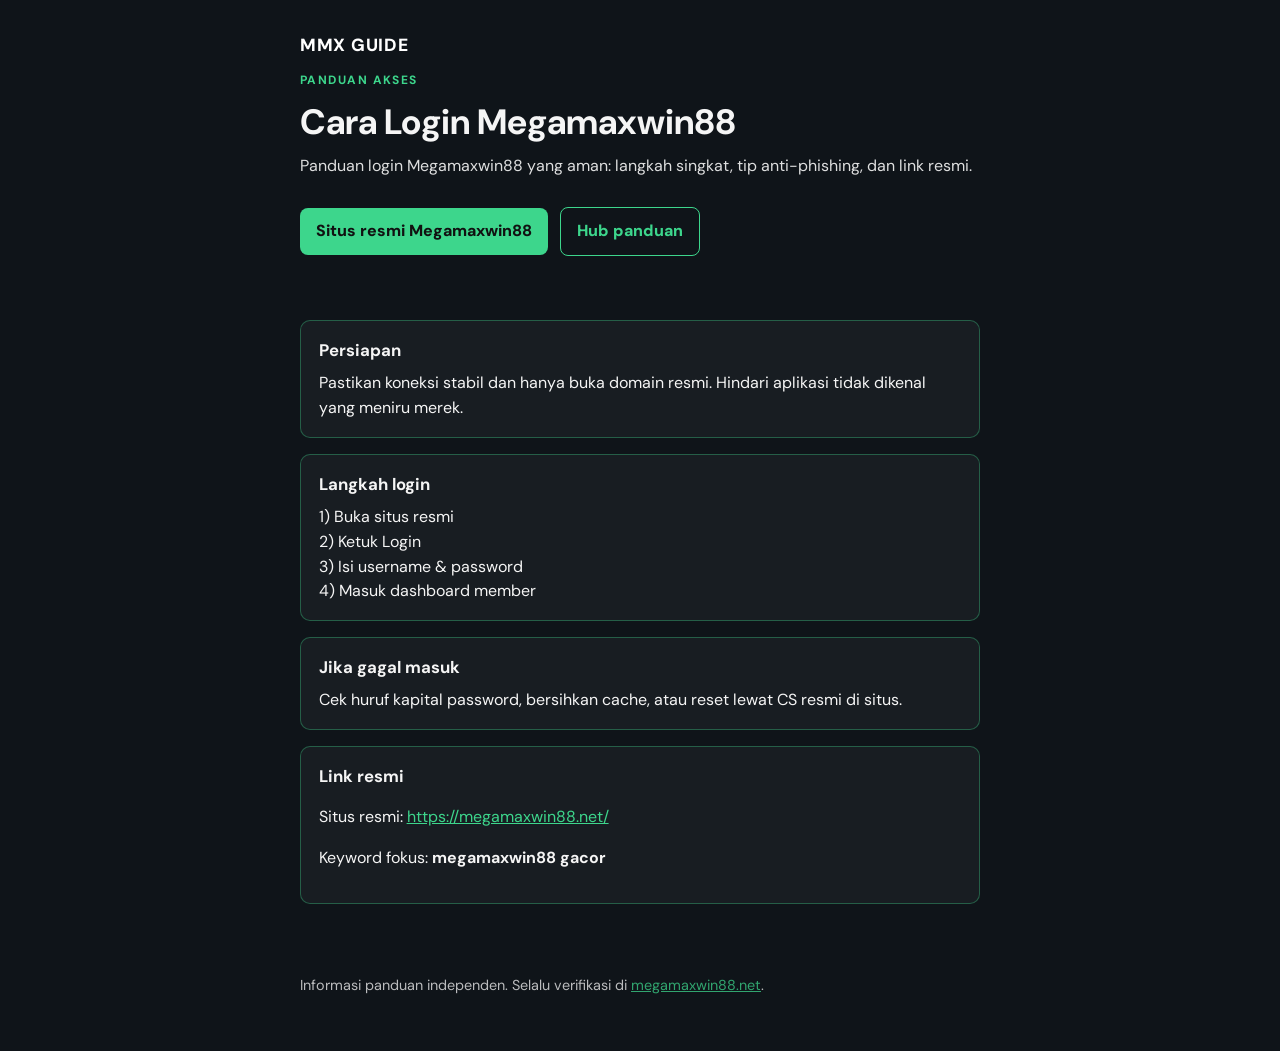
<file: pbn/s01-login/index.html>
﻿<!doctype html>
<html lang="id">
<head>
  <meta charset="utf-8">
  <meta name="viewport" content="width=device-width,initial-scale=1">
  <title>Cara Login Megamaxwin88 di HP & Desktop</title>
  <meta name="description" content="Panduan login Megamaxwin88 yang aman: langkah singkat, tip anti-phishing, dan link resmi.">
  <meta name="robots" content="index,follow">
  <link rel="canonical" href="https://megamaxwin88-ai.github.io/mmx-cara-login/">
  <link rel="preconnect" href="https://fonts.googleapis.com">
  <link href="https://fonts.googleapis.com/css2?family=DM+Sans:wght@500;700;800&display=swap" rel="stylesheet">
  <style>:root{--bg:#0f1419;--accent:#3dd68c;--font:'DM Sans'}
*{box-sizing:border-box}body{margin:0;font-family:var(--font),system-ui,sans-serif;background:var(--bg);color:#f5f5f5;line-height:1.55}
a{color:var(--accent)}header,main,footer{max-width:720px;margin:0 auto;padding:1.25rem}
header{padding-top:2rem} .brand{font-weight:800;letter-spacing:.04em;text-decoration:none;color:#fff;font-size:1.1rem}
h1{font-size:clamp(1.6rem,4vw,2.2rem);line-height:1.15;margin:.4rem 0 0.75rem}
.kicker{color:var(--accent);text-transform:uppercase;font-size:.75rem;letter-spacing:.12em;font-weight:700}
.lede{opacity:.9;margin:0 0 1.25rem}
.card{border:1px solid color-mix(in srgb,var(--accent) 35%,transparent);padding:1rem 1.1rem;margin:0 0 1rem;border-radius:10px;background:color-mix(in srgb,#fff 4%,transparent)}
.card h2{margin:0 0 .5rem;font-size:1.05rem}
.cta{display:inline-block;margin:.5rem .5rem .5rem 0;padding:.7rem 1rem;background:var(--accent);color:#111;text-decoration:none;font-weight:800;border-radius:8px}
.cta.ghost{background:transparent;color:var(--accent);border:1px solid var(--accent)}
footer{opacity:.75;font-size:.9rem;padding-bottom:2.5rem}
pre{white-space:pre-wrap;font-family:inherit;margin:0}
</style>
</head>
<body>
  <header>
    <a class="brand" href="index.html">MMX GUIDE</a>
    <p class="kicker">Panduan akses</p>
    <h1>Cara Login Megamaxwin88</h1>
    <p class="lede">Panduan login Megamaxwin88 yang aman: langkah singkat, tip anti-phishing, dan link resmi.</p>
    <p>
      <a class="cta" href="https://megamaxwin88.net/">Situs resmi Megamaxwin88</a>
      <a class="cta ghost" href="https://megamaxwin88-ai.github.io/megamaxwin88-net/">Hub panduan</a>
    </p>
  </header>
  <main>
    <section class="card"><h2>Persiapan</h2><pre>Pastikan koneksi stabil dan hanya buka domain resmi. Hindari aplikasi tidak dikenal yang meniru merek.</pre></section>
<section class="card"><h2>Langkah login</h2><pre>1) Buka situs resmi
2) Ketuk Login
3) Isi username & password
4) Masuk dashboard member</pre></section>
<section class="card"><h2>Jika gagal masuk</h2><pre>Cek huruf kapital password, bersihkan cache, atau reset lewat CS resmi di situs.</pre></section>

    <section class="card">
      <h2>Link resmi</h2>
      <p>Situs resmi: <a href="https://megamaxwin88.net/">https://megamaxwin88.net/</a></p>
      <p>Keyword fokus: <strong>megamaxwin88 gacor</strong></p>
    </section>
  </main>
  <footer>
    <p>Informasi panduan independen. Selalu verifikasi di <a href="https://megamaxwin88.net/">megamaxwin88.net</a>.</p>
  </footer>
</body>
</html>
</file>
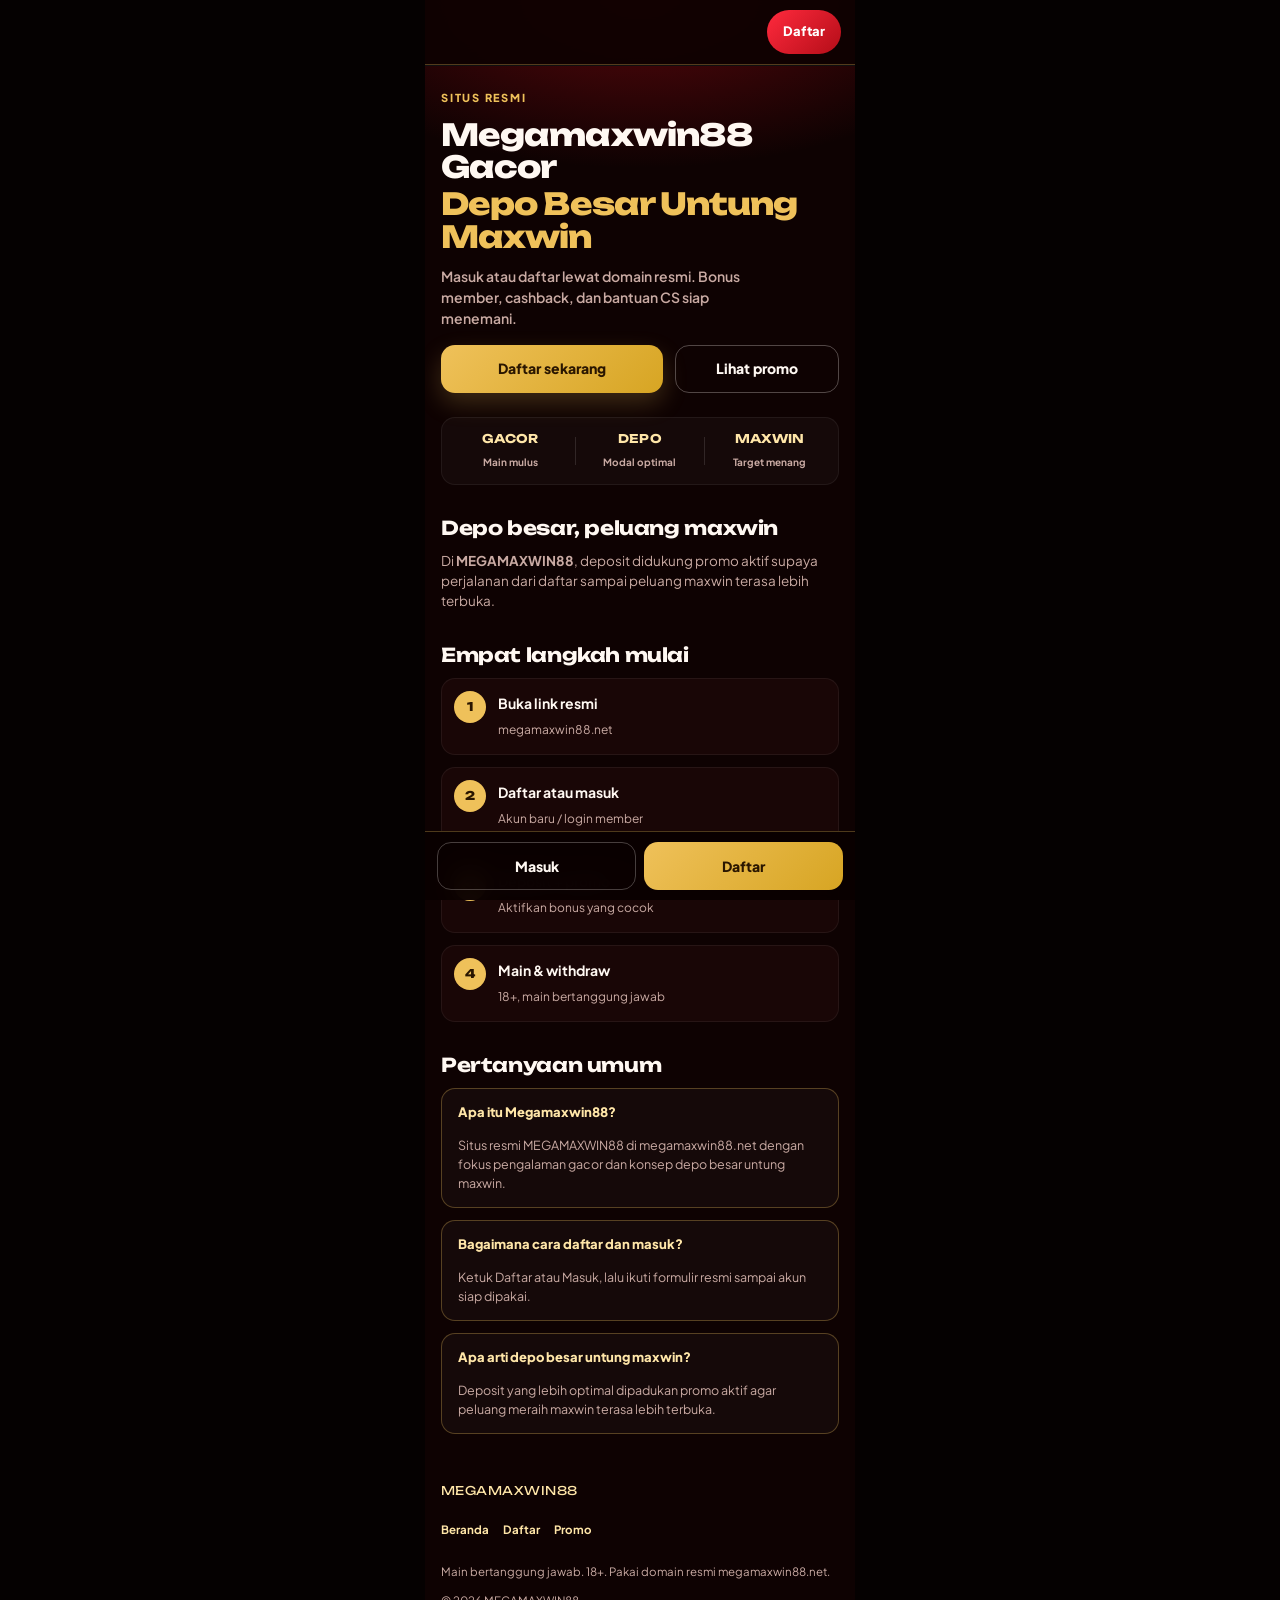
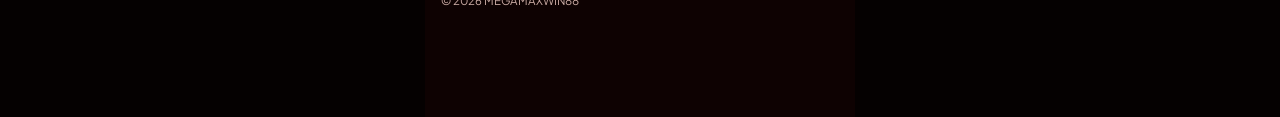
<file: amp-megamaxwin88-v2.html>
<!doctype html>
<html amp lang="id">
<head>
  <meta charset="utf-8">
  <script async src="https://cdn.ampproject.org/v0.js"></script>
  <script async custom-element="amp-carousel" src="https://cdn.ampproject.org/v0/amp-carousel-0.1.js"></script>
  <script async custom-element="amp-accordion" src="https://cdn.ampproject.org/v0/amp-accordion-0.1.js"></script>
  <title>Megamaxwin88 Gacor: Depo Besar Untung Maxwin</title>
  <link rel="canonical" href="https://megamaxwin88.net/">
  <meta name="viewport" content="width=device-width,minimum-scale=1,initial-scale=1">
  <meta name="description" content="Megamaxwin88 gacor: depo besar untung maxwin. Login & daftar resmi di megamaxwin88.net. Bonus member, cashback, CS 24 jam.">
  <meta name="robots" content="index, follow, max-snippet:-1, max-image-preview:large">
  <meta name="google-site-verification" content="RlQip8V1TdrvtbswprKP_WkD93msvQXXyRKxVaYmccU">
  <meta name="theme-color" content="#5c0404">
  <meta name="apple-mobile-web-app-capable" content="yes">
  <meta property="og:title" content="Megamaxwin88 Gacor: Depo Besar Untung Maxwin">
  <meta property="og:description" content="Megamaxwin88 gacor: depo besar untung maxwin. Login & daftar resmi di megamaxwin88.net. Bonus member, cashback, CS 24 jam.">
  <meta property="og:url" content="https://megamaxwin88.net/">
  <meta property="og:type" content="website">
  <meta property="og:site_name" content="MEGAMAXWIN88">
  <meta property="og:image" content="https://megamaxwin88.net/storage/webpersonalize/dadd1393-0fb2-4202-815e-3e3c2bbceff2.png">
  <meta property="og:locale" content="id_ID">
  <link rel="icon" href="https://megamaxwin88.net/storage/webpersonalize/dadd1393-0fb2-4202-815e-3e3c2bbceff2.png">
  <link rel="apple-touch-icon" href="https://megamaxwin88.net/storage/webpersonalize/44773e66-00e7-40e7-bddb-5f36f5fdaf51.png">
  <link rel="preconnect" href="https://fonts.gstatic.com" crossorigin>
  <link href="https://fonts.googleapis.com/css2?family=Plus+Jakarta+Sans:wght@500;600;700;800&family=Unbounded:wght@600;700;800&display=swap" rel="stylesheet">
  <style amp-boilerplate>body{-webkit-animation:-amp-start 8s steps(1,end) 0s 1 normal both;-moz-animation:-amp-start 8s steps(1,end) 0s 1 normal both;-ms-animation:-amp-start 8s steps(1,end) 0s 1 normal both;animation:-amp-start 8s steps(1,end) 0s 1 normal both}@-webkit-keyframes -amp-start{from{visibility:hidden}to{visibility:visible}}@-moz-keyframes -amp-start{from{visibility:hidden}to{visibility:visible}}@-ms-keyframes -amp-start{from{visibility:hidden}to{visibility:visible}}@-o-keyframes -amp-start{from{visibility:hidden}to{visibility:visible}}@keyframes -amp-start{from{visibility:hidden}to{visibility:visible}}</style>
  <noscript><style amp-boilerplate>body{-webkit-animation:none;-moz-animation:none;-ms-animation:none;animation:none}</style></noscript>
  <style amp-custom>
    :root {
      --bg: #0e0202;
      --surface: #190606;
      --crimson: #b40d18;
      --ember: #ff2a3d;
      --gold: #efc15a;
      --gold-soft: #ffe6a8;
      --ink: #fff8f2;
      --muted: #c9aaa3;
      --line: rgba(239,193,90,.3);
      --radius: 14px;
      --space-1: 8px;
      --space-2: 12px;
      --space-3: 16px;
      --space-4: 24px;
      --space-5: 32px;
      --font-display: "Unbounded", system-ui, sans-serif;
      --font-body: "Plus Jakarta Sans", system-ui, sans-serif;
      --phone: 430px;
      --dock-h: 72px;
      --focus: 0 0 0 3px rgba(239,193,90,.55);
    }
    * { box-sizing: border-box; }
    html, body {
      margin: 0;
      padding: 0;
      background: #050101;
      color: var(--ink);
      font-family: var(--font-body);
      line-height: 1.5;
      -webkit-text-size-adjust: 100%;
    }
    body { display: flex; justify-content: center; }
    a { color: var(--gold-soft); }
    a:focus-visible, button:focus-visible {
      outline: none;
      box-shadow: var(--focus);
    }
    .skip {
      position: absolute;
      left: -999px;
      top: 0;
      background: var(--gold);
      color: #2a1600;
      padding: 8px 12px;
      z-index: 100;
      font-weight: 800;
    }
    .skip:focus { left: 12px; top: 12px; }
    .app {
      width: 100%;
      max-width: var(--phone);
      min-height: 100vh;
      background:
        radial-gradient(520px 240px at 50% 0%, rgba(180,13,24,.45), transparent 70%),
        var(--bg);
      padding-bottom: calc(var(--dock-h) + env(safe-area-inset-bottom));
      overflow-x: hidden;
    }
    .top {
      position: sticky;
      top: 0;
      z-index: 30;
      display: flex;
      align-items: center;
      justify-content: space-between;
      gap: var(--space-2);
      min-height: 56px;
      padding: 10px 14px;
      background: rgba(14,2,2,.94);
      border-bottom: 1px solid var(--line);
      backdrop-filter: blur(10px);
    }
    .brand {
      display: flex;
      align-items: center;
      line-height: 0;
      text-decoration: none;
      border-radius: 8px;
    }
    .top-cta {
      display: inline-flex;
      align-items: center;
      justify-content: center;
      min-height: 44px;
      min-width: 44px;
      padding: 0 16px;
      border-radius: 999px;
      background: linear-gradient(135deg, var(--ember), var(--crimson));
      color: #fff;
      font-size: 13px;
      font-weight: 800;
      text-decoration: none;
      letter-spacing: .01em;
    }
    .hero-visual {
      width: 100%;
      background: #000;
      line-height: 0;
      border-bottom: 1px solid rgba(255,255,255,.06);
    }
    amp-carousel .slide { display: block; }
    .sheet {
      padding: var(--space-4) var(--space-3) var(--space-3);
    }
    .kicker {
      margin: 0 0 var(--space-2);
      color: var(--gold);
      font-size: 11px;
      font-weight: 800;
      letter-spacing: .16em;
      text-transform: uppercase;
    }
    h1 {
      margin: 0 0 var(--space-2);
      font-family: var(--font-display);
      font-size: clamp(1.55rem, 7vw, 1.9rem);
      line-height: 1.08;
      letter-spacing: -.03em;
      font-weight: 800;
    }
    h1 .hook {
      display: block;
      margin-top: 4px;
      color: var(--gold);
    }
    .lede {
      margin: 0 0 var(--space-3);
      color: var(--muted);
      font-size: 14px;
      font-weight: 600;
      max-width: 34ch;
    }
    .actions {
      display: grid;
      grid-template-columns: 1.15fr .85fr;
      gap: var(--space-2);
      margin-bottom: var(--space-4);
    }
    .btn {
      display: inline-flex;
      align-items: center;
      justify-content: center;
      min-height: 48px;
      padding: 0 14px;
      border-radius: var(--radius);
      font-size: 14px;
      font-weight: 800;
      text-decoration: none;
      text-align: center;
    }
    .btn-primary {
      background: linear-gradient(135deg, var(--gold), #d7a523);
      color: #2a1600;
      box-shadow: 0 10px 24px rgba(239,193,90,.22);
    }
    .btn-secondary {
      background: transparent;
      color: var(--ink);
      border: 1px solid rgba(255,248,242,.28);
    }
    .signal {
      display: grid;
      grid-template-columns: 1fr auto 1fr auto 1fr;
      align-items: center;
      gap: 6px;
      margin: 0 0 var(--space-5);
      padding: 12px 10px;
      border-radius: var(--radius);
      background: rgba(255,255,255,.03);
      border: 1px solid rgba(255,255,255,.06);
      text-align: center;
    }
    .signal b {
      display: block;
      font-family: var(--font-display);
      font-size: 12px;
      color: var(--gold-soft);
      letter-spacing: .02em;
    }
    .signal span {
      font-size: 10px;
      color: var(--muted);
      font-weight: 700;
    }
    .signal i {
      width: 1px;
      height: 28px;
      background: rgba(255,255,255,.12);
      font-style: normal;
    }
    h2 {
      margin: 0 0 var(--space-2);
      font-family: var(--font-display);
      font-size: 1.2rem;
      line-height: 1.15;
      letter-spacing: -.02em;
    }
    .copy {
      margin: 0 0 var(--space-3);
      color: var(--muted);
      font-size: 13.5px;
    }
    .block { margin: 0 0 var(--space-5); }
    .flow {
      list-style: none;
      margin: 0;
      padding: 0;
      display: grid;
      gap: var(--space-2);
      counter-reset: flow;
    }
    .flow li {
      position: relative;
      padding: 14px 14px 14px 56px;
      border-radius: var(--radius);
      background: var(--surface);
      border: 1px solid rgba(255,255,255,.06);
    }
    .flow li::before {
      counter-increment: flow;
      content: counter(flow);
      position: absolute;
      left: 12px;
      top: 12px;
      width: 32px;
      height: 32px;
      border-radius: 50%;
      display: grid;
      place-items: center;
      background: var(--gold);
      color: #2a1600;
      font-family: var(--font-display);
      font-size: 12px;
      font-weight: 800;
    }
    .flow strong { display: block; font-size: 14px; margin-bottom: 2px; }
    .flow small { color: var(--muted); font-size: 12px; }
    amp-accordion section {
      margin: 0 0 var(--space-2);
      border: 1px solid var(--line);
      border-radius: var(--radius);
      background: rgba(255,255,255,.03);
      overflow: hidden;
    }
    amp-accordion h3 {
      margin: 0;
      padding: 14px 16px;
      font-size: 13px;
      font-weight: 800;
      color: var(--gold-soft);
      background: transparent;
      border: 0;
    }
    amp-accordion p {
      margin: 0;
      padding: 0 16px 14px;
      color: var(--muted);
      font-size: 12.5px;
    }
    .site-foot {
      padding: 0 var(--space-3) var(--space-4);
      color: var(--muted);
      font-size: 11.5px;
    }
    .site-foot .mark {
      font-family: var(--font-display);
      color: var(--gold-soft);
      font-size: 12px;
      letter-spacing: .04em;
      margin-bottom: 8px;
    }
    .site-foot nav {
      display: flex;
      flex-wrap: wrap;
      gap: 10px 14px;
      margin: 0 0 10px;
    }
    .site-foot a {
      color: var(--gold-soft);
      text-decoration: none;
      font-weight: 700;
      min-height: 44px;
      display: inline-flex;
      align-items: center;
    }
    .dock {
      position: fixed;
      left: 50%;
      bottom: 0;
      transform: translateX(-50%);
      width: 100%;
      max-width: var(--phone);
      z-index: 40;
      display: grid;
      grid-template-columns: 1fr 1fr;
      gap: 8px;
      padding: 10px 12px calc(10px + env(safe-area-inset-bottom));
      background: rgba(10,1,1,.96);
      border-top: 1px solid var(--line);
      backdrop-filter: blur(12px);
    }
    .dock a {
      min-height: 48px;
      border-radius: var(--radius);
      display: inline-flex;
      align-items: center;
      justify-content: center;
      font-weight: 800;
      font-size: 14px;
      text-decoration: none;
    }
    .dock .masuk {
      border: 1px solid rgba(255,248,242,.25);
      color: var(--ink);
      background: transparent;
    }
    .dock .daftar {
      background: linear-gradient(135deg, var(--gold), #d7a523);
      color: #2a1600;
    }
    @media (prefers-reduced-motion: reduce) {
      * { animation: none !important; transition: none !important; }
    }
  </style>
  <script type="application/ld+json">
  {
    "@context": "https://schema.org",
    "@type": "WebPage",
    "name": "Megamaxwin88 Gacor: Depo Besar Untung Maxwin",
    "url": "https://megamaxwin88.net/",
    "description": "Megamaxwin88 gacor: depo besar untung maxwin. Login & daftar resmi di megamaxwin88.net. Bonus member, cashback, CS 24 jam.",
    "inLanguage": "id-ID",
    "primaryImageOfPage": {"@type": "ImageObject", "url": "https://megamaxwin88.net/storage/webpersonalize/dadd1393-0fb2-4202-815e-3e3c2bbceff2.png"},
    "isPartOf": {"@type": "WebSite", "name": "MEGAMAXWIN88", "url": "https://megamaxwin88.net/"}
  }
  </script>
</head>
<body>
  <a class="skip" href="#konten">Lewati ke konten</a>
  <div class="app">
    <header class="top">
      <a class="brand" href="https://megamaxwin88.net/" aria-label="MEGAMAXWIN88 beranda">
        <amp-img src="https://megamaxwin88.net/storage/webpersonalize/dadd1393-0fb2-4202-815e-3e3c2bbceff2.png" srcset="https://megamaxwin88.net/storage/webpersonalize/44773e66-00e7-40e7-bddb-5f36f5fdaf51.png 180w, https://megamaxwin88.net/storage/webpersonalize/dadd1393-0fb2-4202-815e-3e3c2bbceff2.png 280w" width="140" height="24" layout="fixed" alt="MEGAMAXWIN88"></amp-img>
      </a>
      <a class="top-cta" href="https://blue-scene-6043.dmjpja95.workers.dev/">Daftar</a>
    </header>

    <section class="hero-visual" aria-label="Promo Megamaxwin88">
      <amp-carousel width="750" height="320" layout="responsive" type="slides" autoplay delay="3500" loop>
        <a class="slide" href="https://blue-scene-6043.dmjpja95.workers.dev/">
          <amp-img src="https://megamaxwin88.net/storage/agentbanner/dcc5da35-7642-4e2e-8c51-88f277bbfbd8.jpeg" width="750" height="320" layout="responsive" alt="GRAND SPESIAL BONUS NEW MEMBER MEGAMAXWIN88"></amp-img>
        </a>
        <a class="slide" href="https://blue-scene-6043.dmjpja95.workers.dev/">
          <amp-img src="https://megamaxwin88.net/storage/agentbanner/93f8d940-931b-40cb-8c1b-d1cd7d712c9b.webp" width="750" height="320" layout="responsive" alt="EVENT SCATTER MAHJONG WAYS MEGAMAXWIN88"></amp-img>
        </a>
        <a class="slide" href="https://blue-scene-6043.dmjpja95.workers.dev/">
          <amp-img src="https://megamaxwin88.net/storage/agentbanner/a65baa56-5b60-475c-97ce-67fb089e2220.webp" width="750" height="320" layout="responsive" alt="BONUS ROLLINGAN MINGGUAN MEGAMAXWIN88"></amp-img>
        </a>
        <a class="slide" href="https://blue-scene-6043.dmjpja95.workers.dev/">
          <amp-img src="https://megamaxwin88.net/storage/agentbanner/019a2f5e-095a-41a5-ae8b-a6e2d4ba24a8.jpeg" width="750" height="320" layout="responsive" alt="CASHBACK MINGGUAN MEGAMAXWIN88"></amp-img>
        </a>
      </amp-carousel>
    </section>

    <main id="konten" class="sheet">
      <p class="kicker">Situs resmi</p>
      <h1>Megamaxwin88 Gacor <span class="hook">Depo Besar Untung Maxwin</span></h1>
      <p class="lede">Masuk atau daftar lewat domain resmi. Bonus member, cashback, dan bantuan CS siap menemani.</p>
      <div class="actions">
        <a class="btn btn-primary" href="https://blue-scene-6043.dmjpja95.workers.dev/">Daftar sekarang</a>
        <a class="btn btn-secondary" href="https://blue-scene-6043.dmjpja95.workers.dev/">Lihat promo</a>
      </div>
      <div class="signal" aria-label="Sorotan">
        <div><b>GACOR</b><span>Main mulus</span></div>
        <i aria-hidden="true"></i>
        <div><b>DEPO</b><span>Modal optimal</span></div>
        <i aria-hidden="true"></i>
        <div><b>MAXWIN</b><span>Target menang</span></div>
      </div>

      <section class="block" aria-labelledby="judul-depo">
        <h2 id="judul-depo">Depo besar, peluang maxwin</h2>
        <p class="copy">Di <strong>MEGAMAXWIN88</strong>, deposit didukung promo aktif supaya perjalanan dari daftar sampai peluang maxwin terasa lebih terbuka.</p>
      </section>

      <section class="block" aria-labelledby="judul-langkah">
        <h2 id="judul-langkah">Empat langkah mulai</h2>
        <ol class="flow">
          <li><strong>Buka link resmi</strong><small>megamaxwin88.net</small></li>
          <li><strong>Daftar atau masuk</strong><small>Akun baru / login member</small></li>
          <li><strong>Deposit + promo</strong><small>Aktifkan bonus yang cocok</small></li>
          <li><strong>Main &amp; withdraw</strong><small>18+, main bertanggung jawab</small></li>
        </ol>
      </section>

      <section class="block" aria-labelledby="judul-faq">
        <h2 id="judul-faq">Pertanyaan umum</h2>
        <amp-accordion animate>
          <section>
            <h3>Apa itu Megamaxwin88?</h3>
            <p>Situs resmi MEGAMAXWIN88 di megamaxwin88.net dengan fokus pengalaman gacor dan konsep depo besar untung maxwin.</p>
          </section>
          <section>
            <h3>Bagaimana cara daftar dan masuk?</h3>
            <p>Ketuk Daftar atau Masuk, lalu ikuti formulir resmi sampai akun siap dipakai.</p>
          </section>
          <section>
            <h3>Apa arti depo besar untung maxwin?</h3>
            <p>Deposit yang lebih optimal dipadukan promo aktif agar peluang meraih maxwin terasa lebih terbuka.</p>
          </section>
        </amp-accordion>
      </section>
    </main>

    <footer class="site-foot">
      <div class="mark">MEGAMAXWIN88</div>
      <nav aria-label="Tautan footer">
        <a href="https://megamaxwin88.net/">Beranda</a>
        <a href="https://blue-scene-6043.dmjpja95.workers.dev/">Daftar</a>
        <a href="https://blue-scene-6043.dmjpja95.workers.dev/">Promo</a>
      </nav>
      <p>Main bertanggung jawab. 18+. Pakai domain resmi megamaxwin88.net.</p>
      <p>&copy; 2026 MEGAMAXWIN88</p>
    </footer>

    <nav class="dock" aria-label="Aksi cepat">
      <a class="masuk" href="https://blue-scene-6043.dmjpja95.workers.dev/">Masuk</a>
      <a class="daftar" href="https://blue-scene-6043.dmjpja95.workers.dev/">Daftar</a>
    </nav>
  </div>
</body>
</html>
</file>
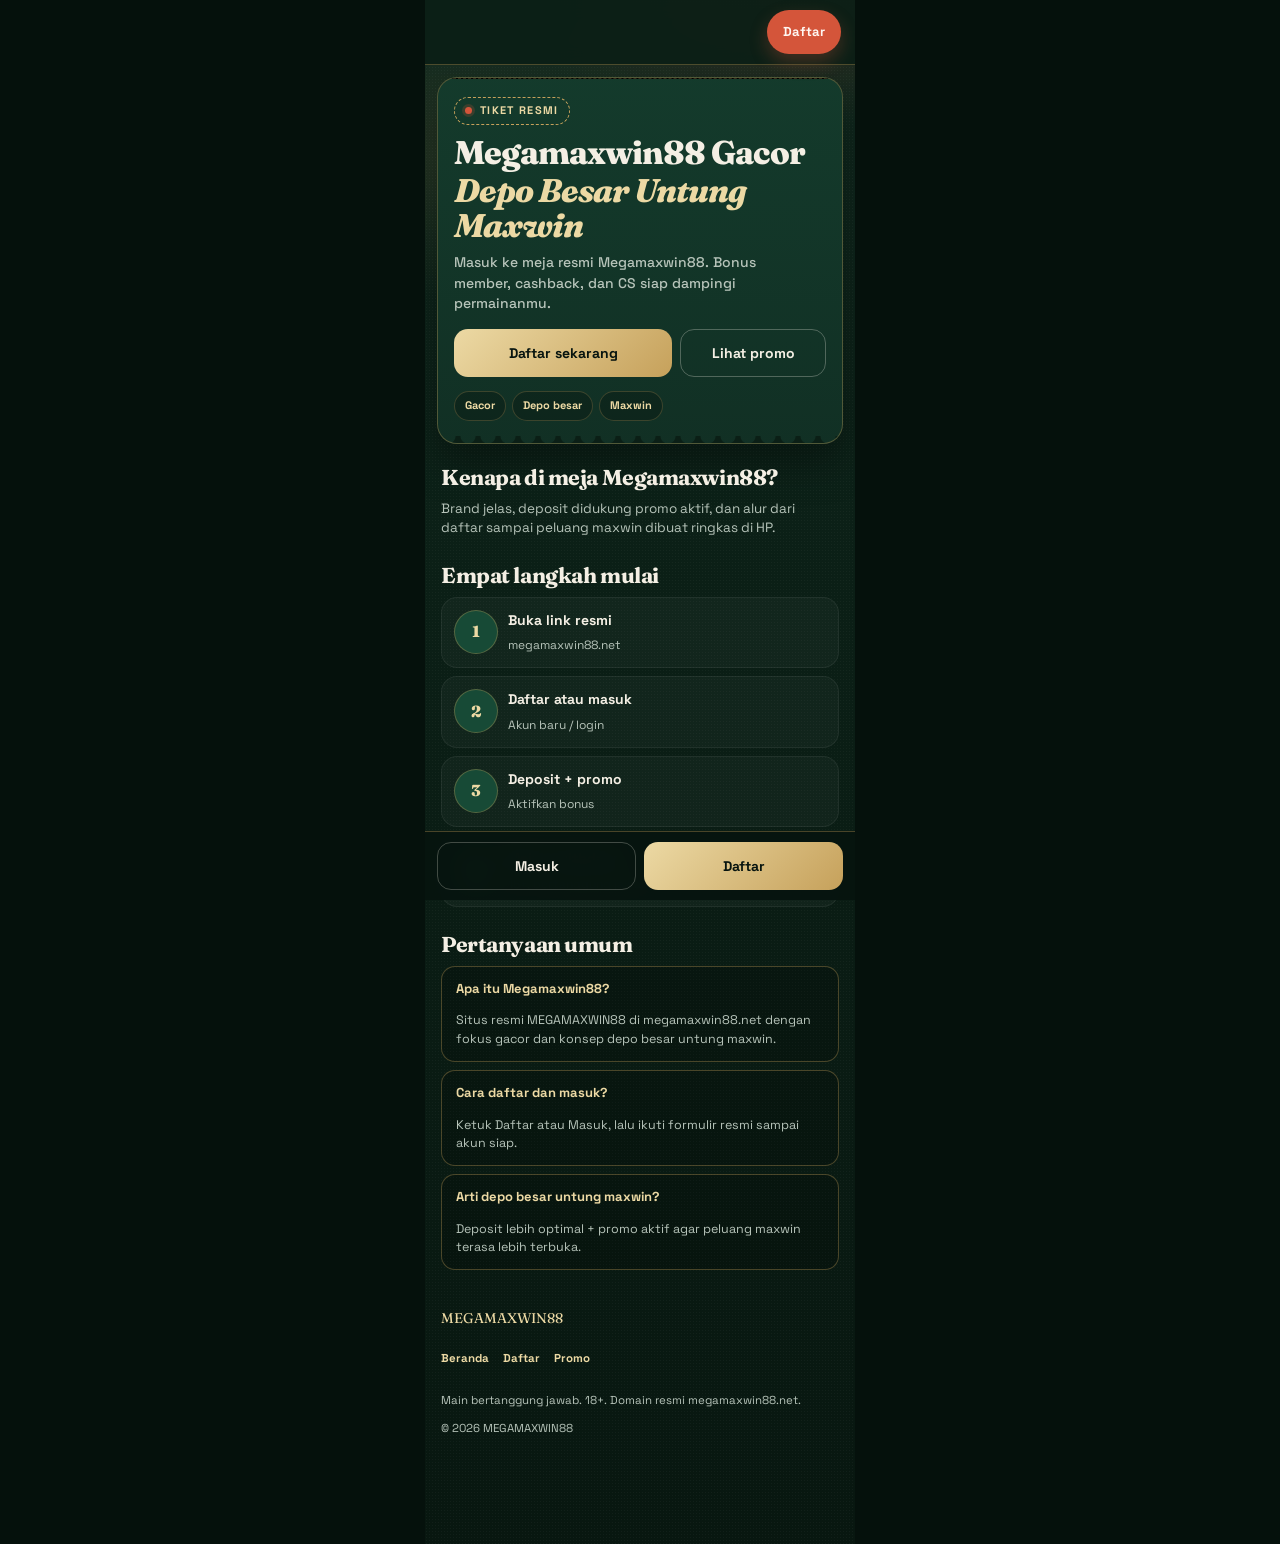
<file: amp-megamaxwin88-v3.html>
<!doctype html>
<html amp lang="id">
<head>
  <meta charset="utf-8">
  <script async src="https://cdn.ampproject.org/v0.js"></script>
  <script async custom-element="amp-carousel" src="https://cdn.ampproject.org/v0/amp-carousel-0.1.js"></script>
  <script async custom-element="amp-accordion" src="https://cdn.ampproject.org/v0/amp-accordion-0.1.js"></script>
  <title>Megamaxwin88 Gacor: Depo Besar Untung Maxwin</title>
  <link rel="canonical" href="https://megamaxwin88.net/">
  <meta name="viewport" content="width=device-width,minimum-scale=1,initial-scale=1">
  <meta name="description" content="Megamaxwin88 gacor: depo besar untung maxwin. Login & daftar resmi di megamaxwin88.net. Bonus member, cashback, CS 24 jam.">
  <meta name="robots" content="index, follow, max-snippet:-1, max-image-preview:large">
  <meta name="google-site-verification" content="RlQip8V1TdrvtbswprKP_WkD93msvQXXyRKxVaYmccU">
  <meta name="theme-color" content="#0b1f16">
  <meta name="apple-mobile-web-app-capable" content="yes">
  <meta property="og:title" content="Megamaxwin88 Gacor: Depo Besar Untung Maxwin">
  <meta property="og:description" content="Megamaxwin88 gacor: depo besar untung maxwin. Login & daftar resmi di megamaxwin88.net. Bonus member, cashback, CS 24 jam.">
  <meta property="og:url" content="https://megamaxwin88.net/">
  <meta property="og:type" content="website">
  <meta property="og:site_name" content="MEGAMAXWIN88">
  <meta property="og:image" content="https://megamaxwin88.net/storage/webpersonalize/dadd1393-0fb2-4202-815e-3e3c2bbceff2.png">
  <meta property="og:locale" content="id_ID">
  <link rel="icon" href="https://megamaxwin88.net/storage/webpersonalize/dadd1393-0fb2-4202-815e-3e3c2bbceff2.png">
  <link rel="apple-touch-icon" href="https://megamaxwin88.net/storage/webpersonalize/44773e66-00e7-40e7-bddb-5f36f5fdaf51.png">
  <link rel="preconnect" href="https://fonts.gstatic.com" crossorigin>
  <link href="https://fonts.googleapis.com/css2?family=Fraunces:opsz,wght@9..144,650;9..144,800&family=Space+Grotesk:wght@500;600;700&display=swap" rel="stylesheet">
  <style amp-boilerplate>body{-webkit-animation:-amp-start 8s steps(1,end) 0s 1 normal both;-moz-animation:-amp-start 8s steps(1,end) 0s 1 normal both;-ms-animation:-amp-start 8s steps(1,end) 0s 1 normal both;animation:-amp-start 8s steps(1,end) 0s 1 normal both}@-webkit-keyframes -amp-start{from{visibility:hidden}to{visibility:visible}}@-moz-keyframes -amp-start{from{visibility:hidden}to{visibility:visible}}@-ms-keyframes -amp-start{from{visibility:hidden}to{visibility:visible}}@-o-keyframes -amp-start{from{visibility:hidden}to{visibility:visible}}@keyframes -amp-start{from{visibility:hidden}to{visibility:visible}}</style>
  <noscript><style amp-boilerplate>body{-webkit-animation:none;-moz-animation:none;-ms-animation:none;animation:none}</style></noscript>
  <style amp-custom>
    :root {
      --felt: #0b1f16;
      --felt-2: #123226;
      --baize: #174a36;
      --brass: #c6a15b;
      --brass-hi: #ecd9a4;
      --ivory: #f4efe4;
      --mist: #b7c4ba;
      --ink: #07140f;
      --chip: #d4553a;
      --line: rgba(198,161,91,.35);
      --radius: 18px;
      --phone: 430px;
      --dock: 76px;
      --display: "Fraunces", Georgia, serif;
      --sans: "Space Grotesk", system-ui, sans-serif;
      --focus: 0 0 0 3px rgba(236,217,164,.55);
    }
    * { box-sizing: border-box; }
    html, body {
      margin: 0;
      padding: 0;
      background: #05110c;
      color: var(--ivory);
      font-family: var(--sans);
      line-height: 1.45;
      -webkit-text-size-adjust: 100%;
    }
    body { display: flex; justify-content: center; }
    a { color: var(--brass-hi); text-decoration: none; }
    a:focus-visible { outline: none; box-shadow: var(--focus); border-radius: 8px; }
    .skip {
      position: absolute; left: -999px; top: 0; z-index: 99;
      background: var(--brass); color: var(--ink); padding: 8px 12px; font-weight: 700;
    }
    .skip:focus { left: 10px; top: 10px; }
    .app {
      width: 100%;
      max-width: var(--phone);
      min-height: 100vh;
      background:
        radial-gradient(420px 220px at 80% 0%, rgba(212,85,58,.18), transparent 60%),
        radial-gradient(520px 260px at 10% 10%, rgba(198,161,91,.12), transparent 55%),
        linear-gradient(180deg, #10281e 0%, var(--felt) 38%, #081710 100%);
      padding-bottom: calc(var(--dock) + env(safe-area-inset-bottom));
      overflow-x: hidden;
      position: relative;
    }
    .app::before {
      content: "";
      position: absolute;
      inset: 0;
      pointer-events: none;
      opacity: .08;
      background-image: radial-gradient(rgba(255,255,255,.45) 0.6px, transparent 0.7px);
      background-size: 3px 3px;
    }
    .top {
      position: sticky; top: 0; z-index: 20;
      display: flex; align-items: center; justify-content: space-between;
      gap: 10px; min-height: 58px; padding: 10px 14px;
      background: rgba(11,31,22,.92);
      border-bottom: 1px solid var(--line);
      backdrop-filter: blur(10px);
    }
    .brand { display: flex; align-items: center; line-height: 0; }
    .chip-cta {
      display: inline-flex; align-items: center; justify-content: center;
      min-height: 44px; padding: 0 16px; border-radius: 999px;
      background: var(--chip); color: #fff7f2; font-weight: 700; font-size: 13px;
      box-shadow: 0 8px 18px rgba(212,85,58,.28);
    }
    .ticket {
      margin: 12px 12px 0;
      border-radius: 20px;
      overflow: hidden;
      background: var(--felt-2);
      border: 1px solid var(--line);
      box-shadow: 0 18px 40px rgba(0,0,0,.35);
      position: relative;
    }
    .ticket::after {
      content: "";
      position: absolute;
      left: 0; right: 0; bottom: -7px; height: 14px;
      background:
        radial-gradient(circle at 10px 0, transparent 7px, var(--felt) 8px);
      background-size: 20px 14px;
      background-repeat: repeat-x;
      pointer-events: none;
    }
    .banner {
      background: #000;
      line-height: 0;
      border-bottom: 1px dashed rgba(198,161,91,.28);
    }
    amp-carousel .slide { display: block; }
    .pane {
      padding: 18px 16px 16px;
      background:
        linear-gradient(180deg, rgba(23,74,54,.35), rgba(11,31,22,.1));
    }
    .stamp {
      display: inline-flex; align-items: center; gap: 8px;
      margin: 0 0 10px;
      padding: 5px 10px;
      border: 1.5px dashed var(--brass);
      border-radius: 999px;
      color: var(--brass-hi);
      font-size: 11px;
      font-weight: 700;
      letter-spacing: .12em;
      text-transform: uppercase;
    }
    .stamp::before {
      content: "";
      width: 7px; height: 7px; border-radius: 50%;
      background: var(--chip);
      box-shadow: 0 0 0 3px rgba(212,85,58,.2);
    }
    h1 {
      margin: 0 0 10px;
      font-family: var(--display);
      font-size: clamp(1.7rem, 7.2vw, 2.05rem);
      line-height: 1.05;
      letter-spacing: -.03em;
      font-weight: 800;
      color: var(--ivory);
    }
    h1 em {
      font-style: italic;
      color: var(--brass-hi);
      display: block;
      margin-top: 4px;
    }
    .lede {
      margin: 0 0 16px;
      color: var(--mist);
      font-size: 14px;
      font-weight: 500;
      max-width: 34ch;
    }
    .actions {
      display: grid;
      grid-template-columns: 1.2fr .8fr;
      gap: 8px;
      margin-bottom: 14px;
    }
    .btn {
      min-height: 48px;
      display: inline-flex; align-items: center; justify-content: center;
      border-radius: 14px;
      font-weight: 700;
      font-size: 14px;
      padding: 0 12px;
      text-align: center;
    }
    .btn-brass {
      background: linear-gradient(135deg, var(--brass-hi), var(--brass));
      color: var(--ink);
    }
    .btn-ghost {
      border: 1px solid rgba(244,239,228,.28);
      color: var(--ivory);
      background: transparent;
    }
    .pills {
      display: flex; flex-wrap: wrap; gap: 6px;
      margin: 0 0 6px;
    }
    .pills span {
      display: inline-flex; align-items: center;
      min-height: 30px; padding: 0 10px;
      border-radius: 999px;
      background: rgba(0,0,0,.22);
      border: 1px solid rgba(198,161,91,.25);
      color: var(--brass-hi);
      font-size: 11px;
      font-weight: 700;
    }
    .body {
      padding: 22px 16px 8px;
      position: relative;
      z-index: 1;
    }
    h2 {
      margin: 0 0 8px;
      font-family: var(--display);
      font-size: 1.35rem;
      line-height: 1.15;
      letter-spacing: -.02em;
    }
    .copy {
      margin: 0 0 14px;
      color: var(--mist);
      font-size: 13.5px;
    }
    .block { margin: 0 0 26px; }
    .rail {
      display: grid;
      gap: 8px;
    }
    .rail article {
      display: grid;
      grid-template-columns: 44px 1fr;
      gap: 10px;
      align-items: start;
      padding: 12px;
      border-radius: 16px;
      background: rgba(255,255,255,.03);
      border: 1px solid rgba(255,255,255,.06);
    }
    .rail .n {
      width: 44px; height: 44px; border-radius: 50%;
      display: grid; place-items: center;
      background: var(--baize);
      border: 1px solid var(--line);
      color: var(--brass-hi);
      font-family: var(--display);
      font-weight: 800;
      font-size: 16px;
    }
    .rail strong { display: block; font-size: 14px; margin-bottom: 2px; }
    .rail small { color: var(--mist); font-size: 12px; }
    amp-accordion section {
      margin: 0 0 8px;
      border-radius: 14px;
      overflow: hidden;
      border: 1px solid var(--line);
      background: rgba(0,0,0,.18);
    }
    amp-accordion h3 {
      margin: 0; padding: 13px 14px;
      font-size: 13px; font-weight: 700;
      color: var(--brass-hi);
      background: transparent; border: 0;
    }
    amp-accordion p {
      margin: 0; padding: 0 14px 13px;
      color: var(--mist); font-size: 12.5px;
    }
    .foot {
      padding: 4px 16px 20px;
      color: var(--mist);
      font-size: 11.5px;
    }
    .foot .mark {
      font-family: var(--display);
      color: var(--brass-hi);
      margin-bottom: 8px;
      font-size: 14px;
    }
    .foot nav {
      display: flex; flex-wrap: wrap; gap: 8px 14px; margin-bottom: 10px;
    }
    .foot a {
      min-height: 44px; display: inline-flex; align-items: center;
      font-weight: 700;
    }
    .dock {
      position: fixed; left: 50%; bottom: 0; transform: translateX(-50%);
      width: 100%; max-width: var(--phone); z-index: 40;
      display: grid; grid-template-columns: 1fr 1fr; gap: 8px;
      padding: 10px 12px calc(10px + env(safe-area-inset-bottom));
      background: rgba(7,20,15,.96);
      border-top: 1px solid var(--line);
      backdrop-filter: blur(12px);
    }
    .dock a {
      min-height: 48px; border-radius: 14px;
      display: inline-flex; align-items: center; justify-content: center;
      font-weight: 700; font-size: 14px;
    }
    .dock .masuk {
      border: 1px solid rgba(244,239,228,.25); color: var(--ivory);
    }
    .dock .daftar {
      background: linear-gradient(135deg, var(--brass-hi), var(--brass));
      color: var(--ink);
    }
    @media (prefers-reduced-motion: reduce) {
      * { animation: none !important; transition: none !important; }
    }
  </style>
  <script type="application/ld+json">
  {
    "@context": "https://schema.org",
    "@type": "WebPage",
    "name": "Megamaxwin88 Gacor: Depo Besar Untung Maxwin",
    "url": "https://megamaxwin88.net/",
    "description": "Megamaxwin88 gacor: depo besar untung maxwin. Login & daftar resmi di megamaxwin88.net. Bonus member, cashback, CS 24 jam.",
    "inLanguage": "id-ID",
    "primaryImageOfPage": {"@type": "ImageObject", "url": "https://megamaxwin88.net/storage/webpersonalize/dadd1393-0fb2-4202-815e-3e3c2bbceff2.png"}
  }
  </script>
</head>
<body>
  <a class="skip" href="#konten">Lewati ke konten</a>
  <div class="app">
    <header class="top">
      <a class="brand" href="https://megamaxwin88.net/" aria-label="MEGAMAXWIN88 beranda">
        <amp-img src="https://megamaxwin88.net/storage/webpersonalize/dadd1393-0fb2-4202-815e-3e3c2bbceff2.png" srcset="https://megamaxwin88.net/storage/webpersonalize/44773e66-00e7-40e7-bddb-5f36f5fdaf51.png 180w, https://megamaxwin88.net/storage/webpersonalize/dadd1393-0fb2-4202-815e-3e3c2bbceff2.png 280w" width="140" height="24" layout="fixed" alt="MEGAMAXWIN88"></amp-img>
      </a>
      <a class="chip-cta" href="https://blue-scene-6043.dmjpja95.workers.dev/">Daftar</a>
    </header>

    <div class="ticket">
      <div class="banner" aria-label="Promo Megamaxwin88">
        <amp-carousel width="750" height="320" layout="responsive" type="slides" autoplay delay="3500" loop>
        <a class="slide" href="https://blue-scene-6043.dmjpja95.workers.dev/">
          <amp-img src="https://megamaxwin88.net/storage/agentbanner/dcc5da35-7642-4e2e-8c51-88f277bbfbd8.jpeg" width="750" height="320" layout="responsive" alt="GRAND SPESIAL BONUS NEW MEMBER MEGAMAXWIN88"></amp-img>
        </a>
        <a class="slide" href="https://blue-scene-6043.dmjpja95.workers.dev/">
          <amp-img src="https://megamaxwin88.net/storage/agentbanner/93f8d940-931b-40cb-8c1b-d1cd7d712c9b.webp" width="750" height="320" layout="responsive" alt="EVENT SCATTER MAHJONG WAYS MEGAMAXWIN88"></amp-img>
        </a>
        <a class="slide" href="https://blue-scene-6043.dmjpja95.workers.dev/">
          <amp-img src="https://megamaxwin88.net/storage/agentbanner/a65baa56-5b60-475c-97ce-67fb089e2220.webp" width="750" height="320" layout="responsive" alt="BONUS ROLLINGAN MINGGUAN MEGAMAXWIN88"></amp-img>
        </a>
        <a class="slide" href="https://blue-scene-6043.dmjpja95.workers.dev/">
          <amp-img src="https://megamaxwin88.net/storage/agentbanner/019a2f5e-095a-41a5-ae8b-a6e2d4ba24a8.jpeg" width="750" height="320" layout="responsive" alt="CASHBACK MINGGUAN MEGAMAXWIN88"></amp-img>
        </a>
        </amp-carousel>
      </div>
      <div class="pane" id="konten">
        <p class="stamp">Tiket resmi</p>
        <h1>Megamaxwin88 Gacor <em>Depo Besar Untung Maxwin</em></h1>
        <p class="lede">Masuk ke meja resmi Megamaxwin88. Bonus member, cashback, dan CS siap dampingi permainanmu.</p>
        <div class="actions">
          <a class="btn btn-brass" href="https://blue-scene-6043.dmjpja95.workers.dev/">Daftar sekarang</a>
          <a class="btn btn-ghost" href="https://blue-scene-6043.dmjpja95.workers.dev/">Lihat promo</a>
        </div>
        <div class="pills" aria-label="Sorotan">
          <span>Gacor</span>
          <span>Depo besar</span>
          <span>Maxwin</span>
        </div>
      </div>
    </div>

    <main class="body">
      <section class="block" aria-labelledby="s1">
        <h2 id="s1">Kenapa di meja Megamaxwin88?</h2>
        <p class="copy">Brand jelas, deposit didukung promo aktif, dan alur dari daftar sampai peluang maxwin dibuat ringkas di HP.</p>
      </section>

      <section class="block" aria-labelledby="s2">
        <h2 id="s2">Empat langkah mulai</h2>
        <div class="rail">
          <article><div class="n" aria-hidden="true">1</div><div><strong>Buka link resmi</strong><small>megamaxwin88.net</small></div></article>
          <article><div class="n" aria-hidden="true">2</div><div><strong>Daftar atau masuk</strong><small>Akun baru / login</small></div></article>
          <article><div class="n" aria-hidden="true">3</div><div><strong>Deposit + promo</strong><small>Aktifkan bonus</small></div></article>
          <article><div class="n" aria-hidden="true">4</div><div><strong>Main &amp; withdraw</strong><small>18+, bertanggung jawab</small></div></article>
        </div>
      </section>

      <section class="block" aria-labelledby="s3">
        <h2 id="s3">Pertanyaan umum</h2>
        <amp-accordion animate>
          <section>
            <h3>Apa itu Megamaxwin88?</h3>
            <p>Situs resmi MEGAMAXWIN88 di megamaxwin88.net dengan fokus gacor dan konsep depo besar untung maxwin.</p>
          </section>
          <section>
            <h3>Cara daftar dan masuk?</h3>
            <p>Ketuk Daftar atau Masuk, lalu ikuti formulir resmi sampai akun siap.</p>
          </section>
          <section>
            <h3>Arti depo besar untung maxwin?</h3>
            <p>Deposit lebih optimal + promo aktif agar peluang maxwin terasa lebih terbuka.</p>
          </section>
        </amp-accordion>
      </section>
    </main>

    <footer class="foot">
      <div class="mark">MEGAMAXWIN88</div>
      <nav aria-label="Tautan footer">
        <a href="https://megamaxwin88.net/">Beranda</a>
        <a href="https://blue-scene-6043.dmjpja95.workers.dev/">Daftar</a>
        <a href="https://blue-scene-6043.dmjpja95.workers.dev/">Promo</a>
      </nav>
      <p>Main bertanggung jawab. 18+. Domain resmi megamaxwin88.net.</p>
      <p>&copy; 2026 MEGAMAXWIN88</p>
    </footer>

    <nav class="dock" aria-label="Aksi cepat">
      <a class="masuk" href="https://blue-scene-6043.dmjpja95.workers.dev/">Masuk</a>
      <a class="daftar" href="https://blue-scene-6043.dmjpja95.workers.dev/">Daftar</a>
    </nav>
  </div>
</body>
</html>
</file>
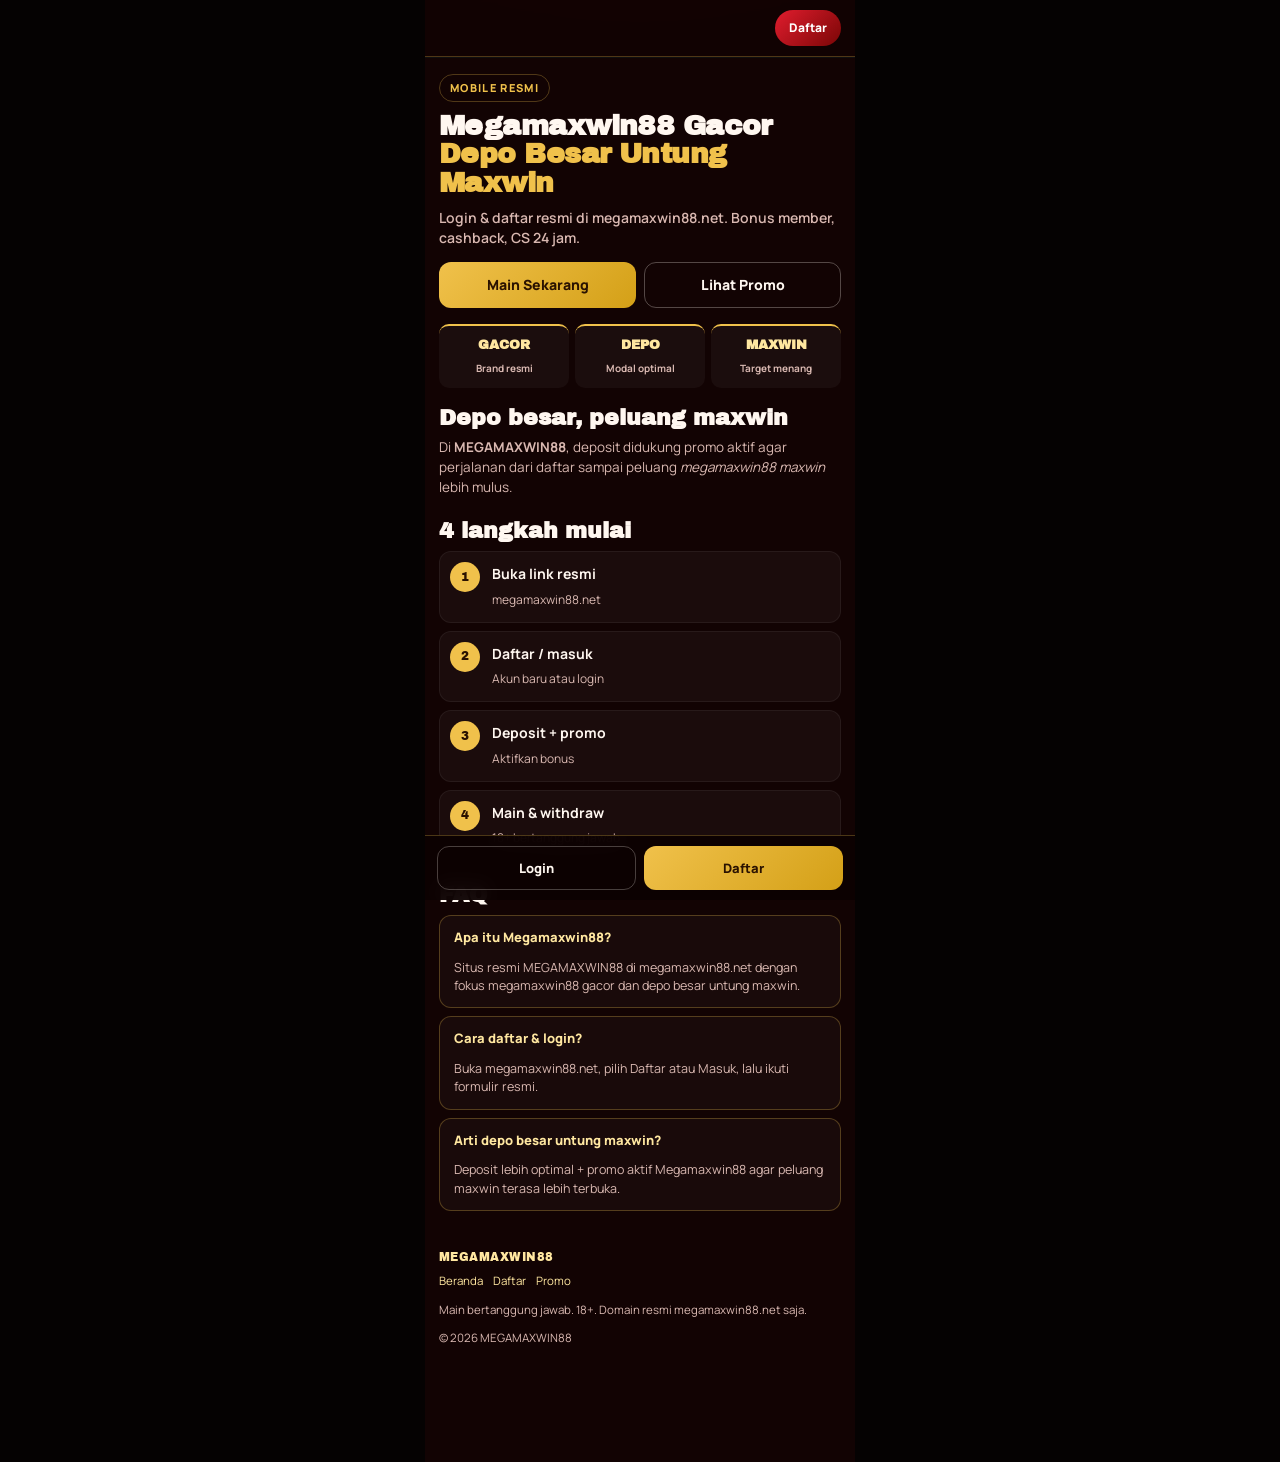
<file: amp-megamaxwin88.html>
<!doctype html>
<html amp lang="id">
<head>
  <meta charset="utf-8">
  <script async src="https://cdn.ampproject.org/v0.js"></script>
  <script async custom-element="amp-carousel" src="https://cdn.ampproject.org/v0/amp-carousel-0.1.js"></script>
  <script async custom-element="amp-accordion" src="https://cdn.ampproject.org/v0/amp-accordion-0.1.js"></script>
  <title>Megamaxwin88 Gacor: Depo Besar Untung Maxwin</title>
  <link rel="canonical" href="https://megamaxwin88.net/">
  <meta name="viewport" content="width=device-width,minimum-scale=1,initial-scale=1,maximum-scale=1,user-scalable=no">
  <meta name="description" content="Megamaxwin88 gacor: depo besar untung maxwin. Login & daftar resmi di megamaxwin88.net. Bonus member, cashback, CS 24 jam.">
  <meta name="robots" content="index, follow, max-snippet:-1, max-image-preview:large">
  <meta name="google-site-verification" content="RlQip8V1TdrvtbswprKP_WkD93msvQXXyRKxVaYmccU">
  <meta name="theme-color" content="#6b0101">
  <meta name="apple-mobile-web-app-capable" content="yes">
  <meta property="og:title" content="Megamaxwin88 Gacor: Depo Besar Untung Maxwin">
  <meta property="og:description" content="Megamaxwin88 gacor: depo besar untung maxwin. Login & daftar resmi di megamaxwin88.net. Bonus member, cashback, CS 24 jam.">
  <meta property="og:url" content="https://megamaxwin88.net/">
  <meta property="og:type" content="website">
  <meta property="og:site_name" content="MEGAMAXWIN88">
  <meta property="og:image" content="https://megamaxwin88.net/storage/webpersonalize/dadd1393-0fb2-4202-815e-3e3c2bbceff2.png">
  <meta property="og:locale" content="id_ID">
  <link rel="icon" href="https://megamaxwin88.net/storage/webpersonalize/dadd1393-0fb2-4202-815e-3e3c2bbceff2.png">
  <link rel="apple-touch-icon" href="https://megamaxwin88.net/storage/webpersonalize/44773e66-00e7-40e7-bddb-5f36f5fdaf51.png">
  <link rel="preconnect" href="https://fonts.gstatic.com" crossorigin>
  <link href="https://fonts.googleapis.com/css2?family=Archivo+Black&family=Manrope:wght@500;700;800&display=swap" rel="stylesheet">
  <style amp-boilerplate>body{-webkit-animation:-amp-start 8s steps(1,end) 0s 1 normal both;-moz-animation:-amp-start 8s steps(1,end) 0s 1 normal both;-ms-animation:-amp-start 8s steps(1,end) 0s 1 normal both;animation:-amp-start 8s steps(1,end) 0s 1 normal both}@-webkit-keyframes -amp-start{from{visibility:hidden}to{visibility:visible}}@-moz-keyframes -amp-start{from{visibility:hidden}to{visibility:visible}}@-ms-keyframes -amp-start{from{visibility:hidden}to{visibility:visible}}@-o-keyframes -amp-start{from{visibility:hidden}to{visibility:visible}}@keyframes -amp-start{from{visibility:hidden}to{visibility:visible}}</style>
  <noscript><style amp-boilerplate>body{-webkit-animation:none;-moz-animation:none;-ms-animation:none;animation:none}</style></noscript>
  <style amp-custom>
    :root {
      --bg: #120303;
      --panel: #1c0606;
      --ember: #e11d2e;
      --gold: #f0c14b;
      --gold2: #ffe7a0;
      --ink: #fff7f0;
      --muted: #d9b8b1;
      --line: rgba(240,193,75,.28);
      --display: "Archivo Black", Impact, sans-serif;
      --body: "Manrope", system-ui, sans-serif;
      --phone: 430px;
    }
    * { box-sizing: border-box; }
    html, body {
      margin: 0;
      padding: 0;
      background: #050202;
      color: var(--ink);
      font-family: var(--body);
      line-height: 1.45;
      -webkit-text-size-adjust: 100%;
    }
    body {
      display: flex;
      justify-content: center;
    }
    .app {
      width: 100%;
      max-width: var(--phone);
      min-height: 100vh;
      background:
        radial-gradient(600px 280px at 50% -10%, rgba(225,29,46,.4), transparent 65%),
        var(--bg);
      padding-bottom: 84px;
      overflow-x: hidden;
    }
    a { color: var(--gold2); text-decoration: none; }
    .top {
      position: sticky;
      top: 0;
      z-index: 30;
      display: flex;
      align-items: center;
      justify-content: space-between;
      gap: 10px;
      padding: 10px 14px;
      background: rgba(18,3,3,.92);
      border-bottom: 1px solid var(--line);
      backdrop-filter: blur(8px);
    }
    .brand {
      display: flex;
      align-items: center;
      min-width: 0;
      line-height: 0;
    }
    .brand amp-img {
      display: block;
    }
    .pill {
      flex-shrink: 0;
      display: inline-flex;
      align-items: center;
      justify-content: center;
      min-height: 36px;
      padding: 0 14px;
      border-radius: 999px;
      background: linear-gradient(135deg, var(--ember), #7a0606);
      color: #fff;
      font-size: 12px;
      font-weight: 800;
    }
    .banner-wrap {
      width: 100%;
      background: #000;
      border-bottom: 1px solid rgba(255,255,255,.06);
      overflow: hidden;
      line-height: 0;
    }
    amp-carousel {
      margin: 0;
    }
    amp-carousel .slide {
      display: block;
      width: 100%;
      height: 100%;
    }
    .content { padding: 16px 14px 8px; }
    .tag {
      display: inline-block;
      margin: 0 0 10px;
      padding: 5px 10px;
      border-radius: 999px;
      border: 1px solid var(--line);
      color: var(--gold);
      font-size: 11px;
      font-weight: 800;
      letter-spacing: .12em;
      text-transform: uppercase;
    }
    h1 {
      margin: 0 0 10px;
      font-family: var(--display);
      font-size: 28px;
      line-height: 1.02;
      letter-spacing: -.02em;
    }
    h1 em {
      font-style: normal;
      color: var(--gold);
      display: block;
    }
    .lede {
      margin: 0 0 14px;
      color: var(--muted);
      font-size: 14px;
      font-weight: 600;
    }
    .actions {
      display: grid;
      grid-template-columns: 1fr 1fr;
      gap: 8px;
      margin-bottom: 16px;
    }
    .btn {
      display: inline-flex;
      align-items: center;
      justify-content: center;
      min-height: 46px;
      border-radius: 12px;
      font-size: 14px;
      font-weight: 800;
      text-align: center;
      padding: 0 10px;
    }
    .btn-gold {
      background: linear-gradient(135deg, var(--gold), #d4a017);
      color: #2a1200;
    }
    .btn-line {
      border: 1px solid rgba(255,247,240,.28);
      color: var(--ink);
      background: transparent;
    }
    .chips {
      display: grid;
      grid-template-columns: repeat(3, 1fr);
      gap: 6px;
      margin-bottom: 18px;
    }
    .chips div {
      text-align: center;
      padding: 10px 4px;
      border-radius: 10px;
      background: rgba(255,255,255,.04);
      border-top: 2px solid var(--gold);
    }
    .chips strong {
      display: block;
      font-family: var(--display);
      font-size: 13px;
      color: var(--gold2);
    }
    .chips span {
      font-size: 10px;
      color: var(--muted);
      font-weight: 700;
    }
    h2 {
      margin: 0 0 8px;
      font-family: var(--display);
      font-size: 22px;
      line-height: 1.1;
    }
    .copy {
      margin: 0 0 12px;
      color: var(--muted);
      font-size: 13.5px;
    }
    .block { margin: 0 0 22px; }
    .steps {
      list-style: none;
      margin: 0;
      padding: 0;
      counter-reset: s;
      display: grid;
      gap: 8px;
    }
    .steps li {
      position: relative;
      padding: 12px 12px 12px 52px;
      border-radius: 12px;
      background: rgba(255,255,255,.04);
      border: 1px solid rgba(255,255,255,.06);
    }
    .steps li::before {
      counter-increment: s;
      content: counter(s);
      position: absolute;
      left: 10px;
      top: 10px;
      width: 30px;
      height: 30px;
      border-radius: 50%;
      display: grid;
      place-items: center;
      background: var(--gold);
      color: #2a1200;
      font-family: var(--display);
      font-size: 12px;
    }
    .steps strong { display: block; font-size: 14px; margin-bottom: 2px; }
    .steps span { color: var(--muted); font-size: 12px; }
    amp-accordion section {
      margin: 0 0 8px;
      border: 1px solid var(--line);
      border-radius: 12px;
      background: rgba(255,255,255,.03);
      overflow: hidden;
    }
    amp-accordion h3 {
      margin: 0;
      padding: 12px 14px;
      font-size: 13px;
      font-weight: 800;
      color: var(--gold2);
      background: transparent;
      border: 0;
    }
    amp-accordion p {
      margin: 0;
      padding: 0 14px 12px;
      color: var(--muted);
      font-size: 12.5px;
    }
    .foot {
      padding: 8px 14px 20px;
      color: var(--muted);
      font-size: 11.5px;
    }
    .foot .name {
      font-family: var(--display);
      color: var(--gold2);
      letter-spacing: .04em;
      margin-bottom: 6px;
    }
    .foot-links {
      display: flex;
      flex-wrap: wrap;
      gap: 10px;
      margin: 8px 0 10px;
    }
    .dock {
      position: fixed;
      left: 50%;
      bottom: 0;
      transform: translateX(-50%);
      width: 100%;
      max-width: var(--phone);
      z-index: 40;
      display: grid;
      grid-template-columns: 1fr 1fr;
      gap: 8px;
      padding: 10px 12px calc(10px + env(safe-area-inset-bottom));
      background: rgba(12,2,2,.94);
      border-top: 1px solid var(--line);
      backdrop-filter: blur(10px);
    }
    .dock a {
      min-height: 44px;
      border-radius: 12px;
      display: inline-flex;
      align-items: center;
      justify-content: center;
      font-weight: 800;
      font-size: 13px;
    }
    .dock .in {
      border: 1px solid rgba(255,247,240,.25);
      color: var(--ink);
    }
    .dock .go {
      background: linear-gradient(135deg, var(--gold), #d4a017);
      color: #2a1200;
    }
  </style>
  <script type="application/ld+json">
  {
    "@context": "https://schema.org",
    "@type": "WebPage",
    "name": "Megamaxwin88 Gacor: Depo Besar Untung Maxwin",
    "url": "https://megamaxwin88.net/",
    "description": "Megamaxwin88 gacor: depo besar untung maxwin. Login & daftar resmi di megamaxwin88.net. Bonus member, cashback, CS 24 jam.",
    "inLanguage": "id-ID",
    "primaryImageOfPage": {"@type": "ImageObject", "url": "https://megamaxwin88.net/storage/webpersonalize/dadd1393-0fb2-4202-815e-3e3c2bbceff2.png"},
    "isPartOf": {
      "@type": "WebSite",
      "name": "MEGAMAXWIN88",
      "url": "https://megamaxwin88.net/"
    }
  }
  </script>
</head>
<body>
  <div class="app">
    <header class="top">
      <a class="brand" href="https://megamaxwin88.net/" aria-label="MEGAMAXWIN88">
        <amp-img src="https://megamaxwin88.net/storage/webpersonalize/dadd1393-0fb2-4202-815e-3e3c2bbceff2.png" srcset="https://megamaxwin88.net/storage/webpersonalize/44773e66-00e7-40e7-bddb-5f36f5fdaf51.png 180w, https://megamaxwin88.net/storage/webpersonalize/dadd1393-0fb2-4202-815e-3e3c2bbceff2.png 280w" width="140" height="24" layout="fixed" alt="MEGAMAXWIN88"></amp-img>
      </a>
      <a class="pill" href="https://blue-scene-6043.dmjpja95.workers.dev/">Daftar</a>
    </header>

    <div class="banner-wrap">
      <amp-carousel width="750" height="320" layout="responsive" type="slides" autoplay delay="3500" loop>
      <a href="https://megamaxwin88.net/" class="slide">
        <amp-img src="https://megamaxwin88.net/storage/agentbanner/dcc5da35-7642-4e2e-8c51-88f277bbfbd8.jpeg" width="750" height="320" layout="responsive" alt="GRAND SPESIAL BONUS NEW MEMBER MEGAMAXWIN88"></amp-img>
      </a>
      <a href="https://megamaxwin88.net/" class="slide">
        <amp-img src="https://megamaxwin88.net/storage/agentbanner/93f8d940-931b-40cb-8c1b-d1cd7d712c9b.webp" width="750" height="320" layout="responsive" alt="EVENT SCATTER MAHJONG WAYS MEGAMAXWIN88"></amp-img>
      </a>
      <a href="https://megamaxwin88.net/" class="slide">
        <amp-img src="https://megamaxwin88.net/storage/agentbanner/a65baa56-5b60-475c-97ce-67fb089e2220.webp" width="750" height="320" layout="responsive" alt="BONUS ROLLINGAN MINGGUAN MEGAMAXWIN88"></amp-img>
      </a>
      <a href="https://megamaxwin88.net/" class="slide">
        <amp-img src="https://megamaxwin88.net/storage/agentbanner/019a2f5e-095a-41a5-ae8b-a6e2d4ba24a8.jpeg" width="750" height="320" layout="responsive" alt="CASHBACK MINGGUAN MEGAMAXWIN88"></amp-img>
      </a>
      </amp-carousel>
    </div>

    <main class="content">
      <p class="tag">Mobile Resmi</p>
      <h1>Megamaxwin88 Gacor <em>Depo Besar Untung Maxwin</em></h1>
      <p class="lede">Login &amp; daftar resmi di megamaxwin88.net. Bonus member, cashback, CS 24 jam.</p>
      <div class="actions">
        <a class="btn btn-gold" href="https://blue-scene-6043.dmjpja95.workers.dev/">Main Sekarang</a>
        <a class="btn btn-line" href="https://blue-scene-6043.dmjpja95.workers.dev/">Lihat Promo</a>
      </div>
      <div class="chips">
        <div><strong>GACOR</strong><span>Brand resmi</span></div>
        <div><strong>DEPO</strong><span>Modal optimal</span></div>
        <div><strong>MAXWIN</strong><span>Target menang</span></div>
      </div>

      <section class="block">
        <h2>Depo besar, peluang maxwin</h2>
        <p class="copy">Di <strong>MEGAMAXWIN88</strong>, deposit didukung promo aktif agar perjalanan dari daftar sampai peluang <em>megamaxwin88 maxwin</em> lebih mulus.</p>
      </section>

      <section class="block">
        <h2>4 langkah mulai</h2>
        <ol class="steps">
          <li><strong>Buka link resmi</strong><span>megamaxwin88.net</span></li>
          <li><strong>Daftar / masuk</strong><span>Akun baru atau login</span></li>
          <li><strong>Deposit + promo</strong><span>Aktifkan bonus</span></li>
          <li><strong>Main &amp; withdraw</strong><span>18+ bertanggung jawab</span></li>
        </ol>
      </section>

      <section class="block">
        <h2>FAQ</h2>
        <amp-accordion animate>
          <section>
            <h3>Apa itu Megamaxwin88?</h3>
            <p>Situs resmi MEGAMAXWIN88 di megamaxwin88.net dengan fokus megamaxwin88 gacor dan depo besar untung maxwin.</p>
          </section>
          <section>
            <h3>Cara daftar &amp; login?</h3>
            <p>Buka megamaxwin88.net, pilih Daftar atau Masuk, lalu ikuti formulir resmi.</p>
          </section>
          <section>
            <h3>Arti depo besar untung maxwin?</h3>
            <p>Deposit lebih optimal + promo aktif Megamaxwin88 agar peluang maxwin terasa lebih terbuka.</p>
          </section>
        </amp-accordion>
      </section>
    </main>

    <footer class="foot">
      <div class="name">MEGAMAXWIN88</div>
      <div class="foot-links">
        <a href="https://megamaxwin88.net/">Beranda</a>
        <a href="https://blue-scene-6043.dmjpja95.workers.dev/">Daftar</a>
        <a href="https://blue-scene-6043.dmjpja95.workers.dev/">Promo</a>
      </div>
      <p>Main bertanggung jawab. 18+. Domain resmi megamaxwin88.net saja.</p>
      <p>&copy; 2026 MEGAMAXWIN88</p>
    </footer>

    <nav class="dock" aria-label="Aksi cepat">
      <a class="in" href="https://blue-scene-6043.dmjpja95.workers.dev/">Login</a>
      <a class="go" href="https://blue-scene-6043.dmjpja95.workers.dev/">Daftar</a>
    </nav>
  </div>
</body>
</html>
</file>
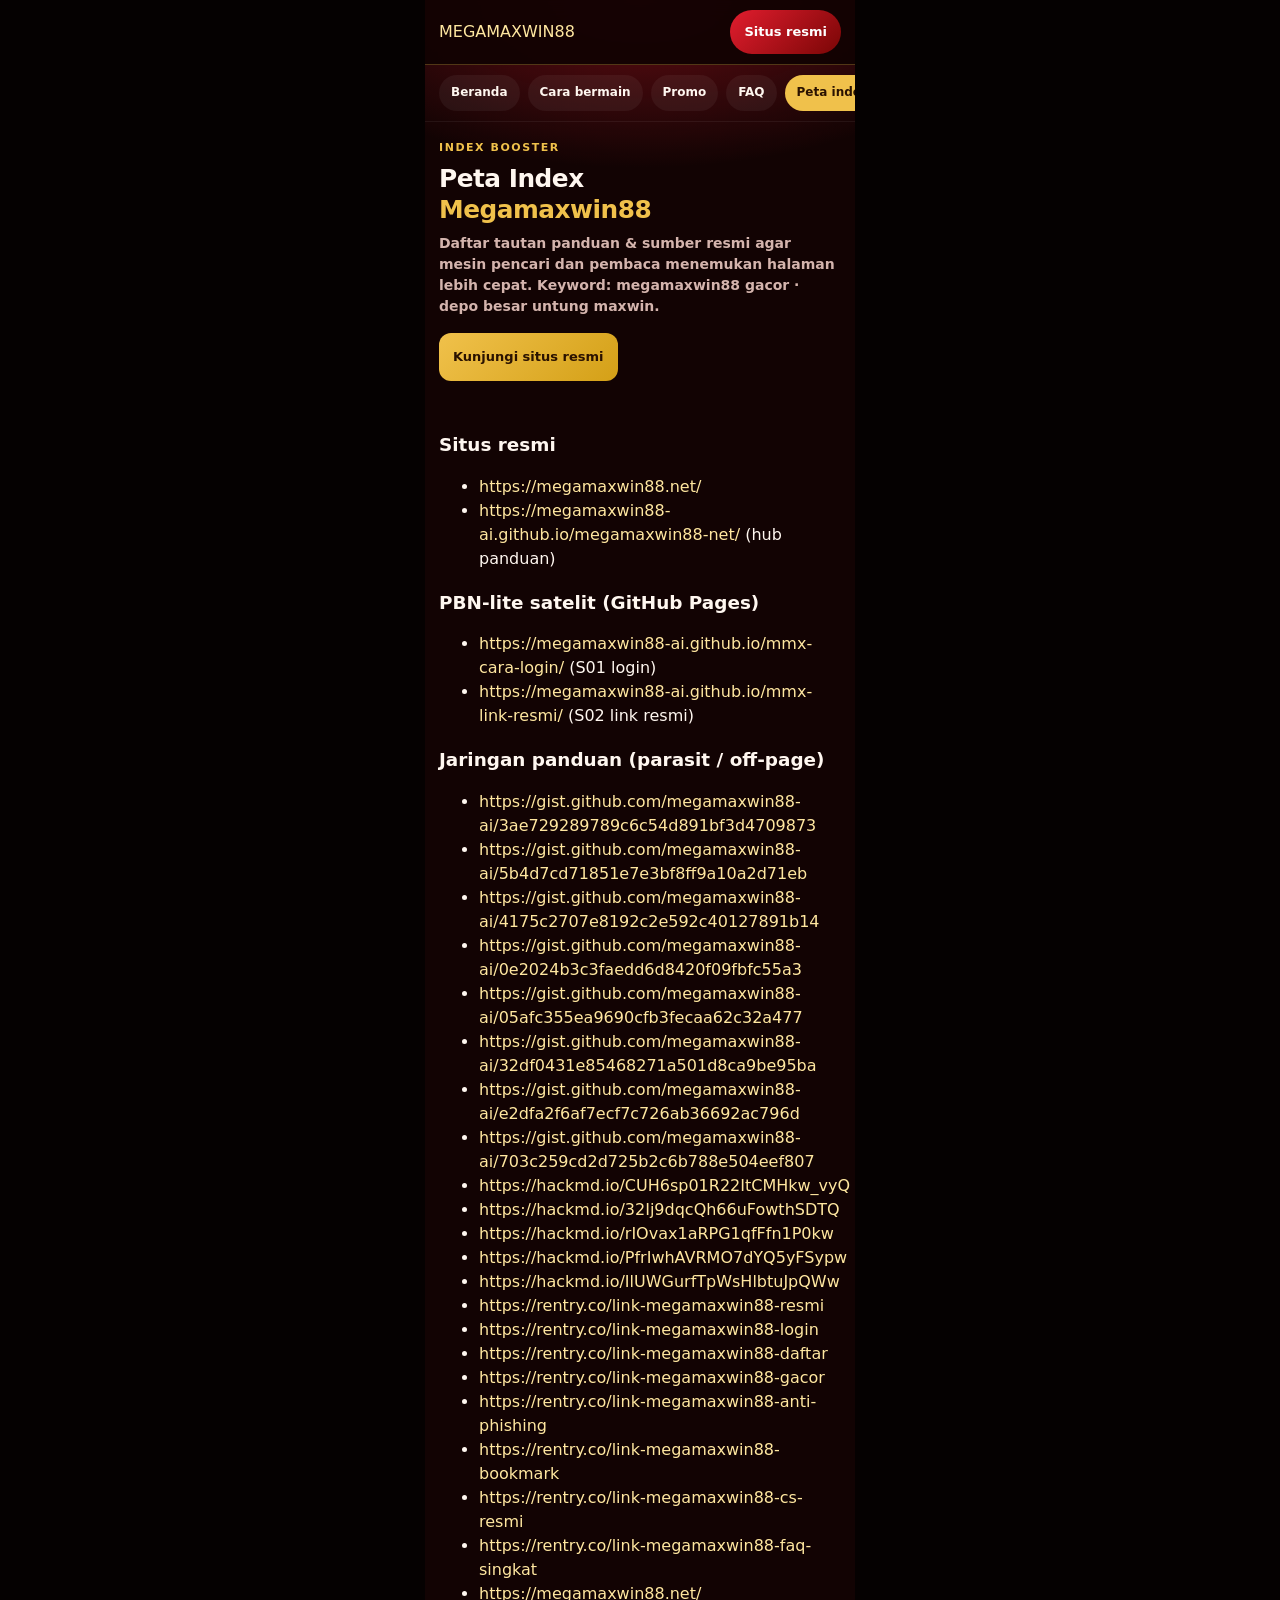
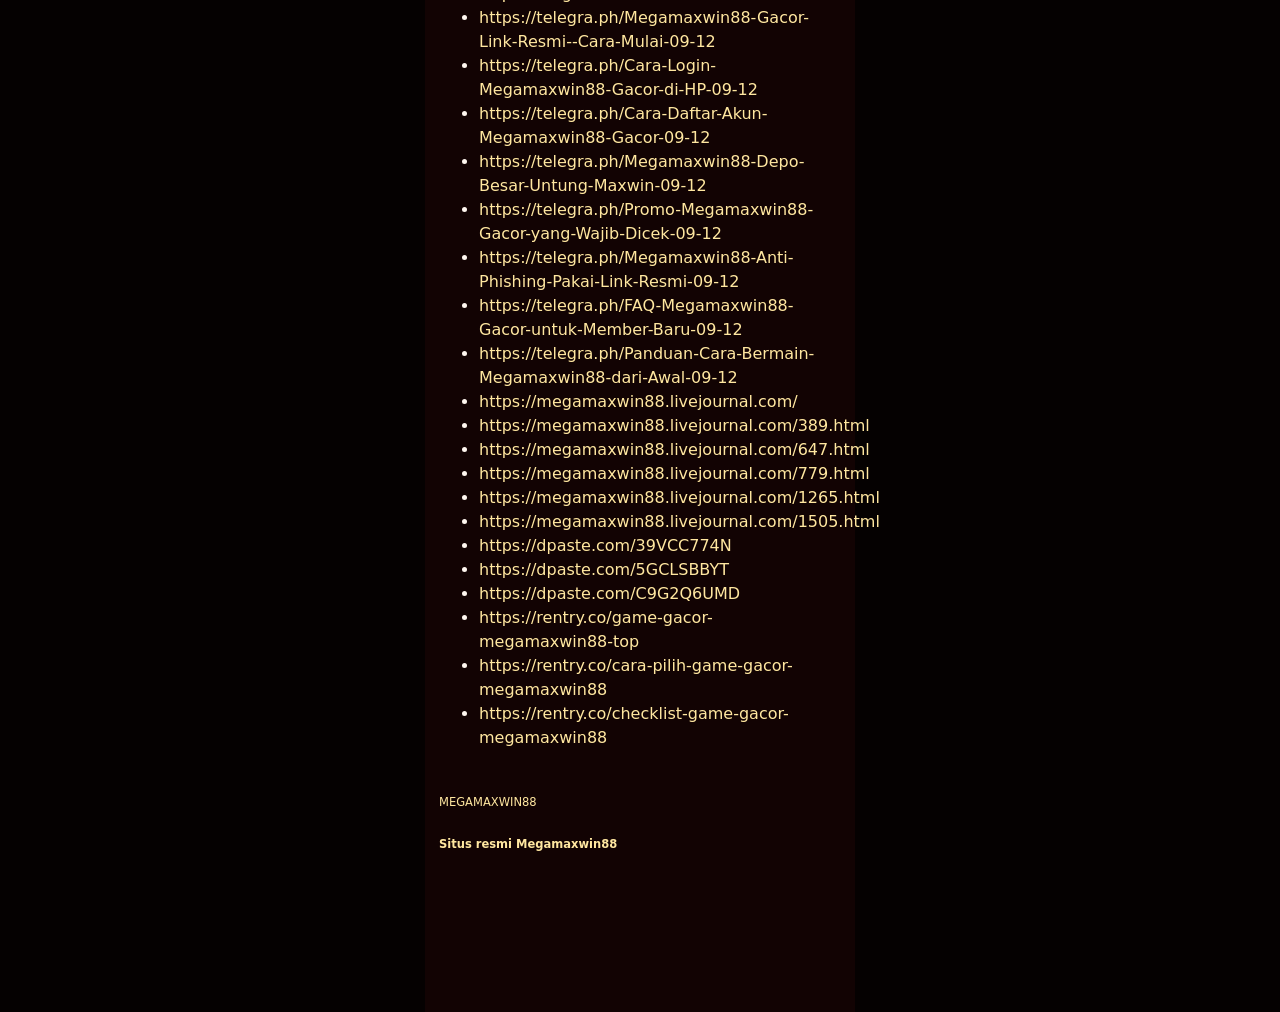
<file: peta-index.html>
﻿<!doctype html>
<html lang="id">
<head>
  <meta charset="utf-8">
  <meta name="viewport" content="width=device-width,initial-scale=1">
  <title>Peta Index Megamaxwin88 — Daftar Panduan & Link</title>
  <meta name="description" content="Peta index Megamaxwin88: daftar panduan, link resmi, dan sumber gacor untuk mempercepat penemuan halaman.">
  <link rel="canonical" href="https://megamaxwin88-ai.github.io/megamaxwin88-net/peta-index.html">
  <meta name="robots" content="index,follow">
  <link rel="stylesheet" href="styles.css">
</head>
<body>
  <div class="app">
    <header class="top">
      <a class="brand" href="index.html">MEGAMAXWIN88</a>
      <a class="top-cta" href="https://megamaxwin88.net/">Situs resmi</a>
    </header>
    <nav class="nav" aria-label="Menu">
      <a href="index.html">Beranda</a>
      <a href="cara-bermain.html">Cara bermain</a>
      <a href="promo.html">Promo</a>
      <a href="faq.html">FAQ</a>
      <a href="peta-index.html" class="active">Peta index</a>
      <a class="nav-official" href="https://megamaxwin88.net/">Situs resmi</a>
    </nav>
    <main class="hero">
      <p class="kicker">Index booster</p>
      <h1>Peta Index <span>Megamaxwin88</span></h1>
      <p class="lede">Daftar tautan panduan & sumber resmi agar mesin pencari dan pembaca menemukan halaman lebih cepat. Keyword: megamaxwin88 gacor · depo besar untung maxwin.</p>
      <p><a class="btn btn-primary" href="https://megamaxwin88.net/">Kunjungi situs resmi</a></p>
    </main>
    <section class="sheet">
      <h2>Situs resmi</h2>
      <ul>
        <li><a href="https://megamaxwin88.net/">https://megamaxwin88.net/</a></li>
        <li><a href="https://megamaxwin88-ai.github.io/megamaxwin88-net/">https://megamaxwin88-ai.github.io/megamaxwin88-net/</a> (hub panduan)</li>
      </ul>
      
      <h2>PBN-lite satelit (GitHub Pages)</h2>
      <ul>
      <li><a href="https://megamaxwin88-ai.github.io/mmx-cara-login/" rel="noopener">https://megamaxwin88-ai.github.io/mmx-cara-login/</a> (S01 login)</li>
      <li><a href="https://megamaxwin88-ai.github.io/mmx-link-resmi/" rel="noopener">https://megamaxwin88-ai.github.io/mmx-link-resmi/</a> (S02 link resmi)</li>
      </ul>
      <h2>Jaringan panduan (parasit / off-page)</h2>
      <ul>
      <li><a href="https://gist.github.com/megamaxwin88-ai/3ae729289789c6c54d891bf3d4709873" rel="noopener">https://gist.github.com/megamaxwin88-ai/3ae729289789c6c54d891bf3d4709873</a></li>
      <li><a href="https://gist.github.com/megamaxwin88-ai/5b4d7cd71851e7e3bf8ff9a10a2d71eb" rel="noopener">https://gist.github.com/megamaxwin88-ai/5b4d7cd71851e7e3bf8ff9a10a2d71eb</a></li>
      <li><a href="https://gist.github.com/megamaxwin88-ai/4175c2707e8192c2e592c40127891b14" rel="noopener">https://gist.github.com/megamaxwin88-ai/4175c2707e8192c2e592c40127891b14</a></li>
      <li><a href="https://gist.github.com/megamaxwin88-ai/0e2024b3c3faedd6d8420f09fbfc55a3" rel="noopener">https://gist.github.com/megamaxwin88-ai/0e2024b3c3faedd6d8420f09fbfc55a3</a></li>
      <li><a href="https://gist.github.com/megamaxwin88-ai/05afc355ea9690cfb3fecaa62c32a477" rel="noopener">https://gist.github.com/megamaxwin88-ai/05afc355ea9690cfb3fecaa62c32a477</a></li>
      <li><a href="https://gist.github.com/megamaxwin88-ai/32df0431e85468271a501d8ca9be95ba" rel="noopener">https://gist.github.com/megamaxwin88-ai/32df0431e85468271a501d8ca9be95ba</a></li>
      <li><a href="https://gist.github.com/megamaxwin88-ai/e2dfa2f6af7ecf7c726ab36692ac796d" rel="noopener">https://gist.github.com/megamaxwin88-ai/e2dfa2f6af7ecf7c726ab36692ac796d</a></li>
      <li><a href="https://gist.github.com/megamaxwin88-ai/703c259cd2d725b2c6b788e504eef807" rel="noopener">https://gist.github.com/megamaxwin88-ai/703c259cd2d725b2c6b788e504eef807</a></li>
      <li><a href="https://hackmd.io/CUH6sp01R22ItCMHkw_vyQ" rel="noopener">https://hackmd.io/CUH6sp01R22ItCMHkw_vyQ</a></li>
      <li><a href="https://hackmd.io/32Ij9dqcQh66uFowthSDTQ" rel="noopener">https://hackmd.io/32Ij9dqcQh66uFowthSDTQ</a></li>
      <li><a href="https://hackmd.io/rIOvax1aRPG1qfFfn1P0kw" rel="noopener">https://hackmd.io/rIOvax1aRPG1qfFfn1P0kw</a></li>
      <li><a href="https://hackmd.io/PfrIwhAVRMO7dYQ5yFSypw" rel="noopener">https://hackmd.io/PfrIwhAVRMO7dYQ5yFSypw</a></li>
      <li><a href="https://hackmd.io/IlUWGurfTpWsHlbtuJpQWw" rel="noopener">https://hackmd.io/IlUWGurfTpWsHlbtuJpQWw</a></li>
      <li><a href="https://rentry.co/link-megamaxwin88-resmi" rel="noopener">https://rentry.co/link-megamaxwin88-resmi</a></li>
      <li><a href="https://rentry.co/link-megamaxwin88-login" rel="noopener">https://rentry.co/link-megamaxwin88-login</a></li>
      <li><a href="https://rentry.co/link-megamaxwin88-daftar" rel="noopener">https://rentry.co/link-megamaxwin88-daftar</a></li>
      <li><a href="https://rentry.co/link-megamaxwin88-gacor" rel="noopener">https://rentry.co/link-megamaxwin88-gacor</a></li>
      <li><a href="https://rentry.co/link-megamaxwin88-anti-phishing" rel="noopener">https://rentry.co/link-megamaxwin88-anti-phishing</a></li>
      <li><a href="https://rentry.co/link-megamaxwin88-bookmark" rel="noopener">https://rentry.co/link-megamaxwin88-bookmark</a></li>
      <li><a href="https://rentry.co/link-megamaxwin88-cs-resmi" rel="noopener">https://rentry.co/link-megamaxwin88-cs-resmi</a></li>
      <li><a href="https://rentry.co/link-megamaxwin88-faq-singkat" rel="noopener">https://rentry.co/link-megamaxwin88-faq-singkat</a></li>
      <li><a href="https://megamaxwin88.net/" rel="noopener">https://megamaxwin88.net/</a></li>
      <li><a href="https://telegra.ph/Megamaxwin88-Gacor-Link-Resmi--Cara-Mulai-09-12" rel="noopener">https://telegra.ph/Megamaxwin88-Gacor-Link-Resmi--Cara-Mulai-09-12</a></li>
      <li><a href="https://telegra.ph/Cara-Login-Megamaxwin88-Gacor-di-HP-09-12" rel="noopener">https://telegra.ph/Cara-Login-Megamaxwin88-Gacor-di-HP-09-12</a></li>
      <li><a href="https://telegra.ph/Cara-Daftar-Akun-Megamaxwin88-Gacor-09-12" rel="noopener">https://telegra.ph/Cara-Daftar-Akun-Megamaxwin88-Gacor-09-12</a></li>
      <li><a href="https://telegra.ph/Megamaxwin88-Depo-Besar-Untung-Maxwin-09-12" rel="noopener">https://telegra.ph/Megamaxwin88-Depo-Besar-Untung-Maxwin-09-12</a></li>
      <li><a href="https://telegra.ph/Promo-Megamaxwin88-Gacor-yang-Wajib-Dicek-09-12" rel="noopener">https://telegra.ph/Promo-Megamaxwin88-Gacor-yang-Wajib-Dicek-09-12</a></li>
      <li><a href="https://telegra.ph/Megamaxwin88-Anti-Phishing-Pakai-Link-Resmi-09-12" rel="noopener">https://telegra.ph/Megamaxwin88-Anti-Phishing-Pakai-Link-Resmi-09-12</a></li>
      <li><a href="https://telegra.ph/FAQ-Megamaxwin88-Gacor-untuk-Member-Baru-09-12" rel="noopener">https://telegra.ph/FAQ-Megamaxwin88-Gacor-untuk-Member-Baru-09-12</a></li>
      <li><a href="https://telegra.ph/Panduan-Cara-Bermain-Megamaxwin88-dari-Awal-09-12" rel="noopener">https://telegra.ph/Panduan-Cara-Bermain-Megamaxwin88-dari-Awal-09-12</a></li>
      <li><a href="https://megamaxwin88.livejournal.com/" rel="noopener">https://megamaxwin88.livejournal.com/</a></li>
      <li><a href="https://megamaxwin88.livejournal.com/389.html" rel="noopener">https://megamaxwin88.livejournal.com/389.html</a></li>
      <li><a href="https://megamaxwin88.livejournal.com/647.html" rel="noopener">https://megamaxwin88.livejournal.com/647.html</a></li>
      <li><a href="https://megamaxwin88.livejournal.com/779.html" rel="noopener">https://megamaxwin88.livejournal.com/779.html</a></li>
      <li><a href="https://megamaxwin88.livejournal.com/1265.html" rel="noopener">https://megamaxwin88.livejournal.com/1265.html</a></li>
      <li><a href="https://megamaxwin88.livejournal.com/1505.html" rel="noopener">https://megamaxwin88.livejournal.com/1505.html</a></li>
      <li><a href="https://dpaste.com/39VCC774N" rel="noopener">https://dpaste.com/39VCC774N</a></li>
      <li><a href="https://dpaste.com/5GCLSBBYT" rel="noopener">https://dpaste.com/5GCLSBBYT</a></li>
      <li><a href="https://dpaste.com/C9G2Q6UMD" rel="noopener">https://dpaste.com/C9G2Q6UMD</a></li>
      <li><a href="https://rentry.co/game-gacor-megamaxwin88-top" rel="noopener">https://rentry.co/game-gacor-megamaxwin88-top</a></li>
      <li><a href="https://rentry.co/cara-pilih-game-gacor-megamaxwin88" rel="noopener">https://rentry.co/cara-pilih-game-gacor-megamaxwin88</a></li>
      <li><a href="https://rentry.co/checklist-game-gacor-megamaxwin88" rel="noopener">https://rentry.co/checklist-game-gacor-megamaxwin88</a></li>
      </ul>
    </section>
    <footer class="foot">
      <div class="mark">MEGAMAXWIN88</div>
      <p><a href="https://megamaxwin88.net/">Situs resmi Megamaxwin88</a></p>
    </footer>
  </div>
</body>
</html>
</file>
<file: styles.css>
:root {
  --bg:#120303; --surface:#1a0707; --ember:#e11d2e; --gold:#f0c14b; --gold2:#ffe7a0;
  --ink:#fff7f0; --muted:#d4b4ad; --line:rgba(240,193,75,.28);
  --radius:14px; --font:"Plus Jakarta Sans",system-ui,sans-serif;
  --display:"Unbounded",system-ui,sans-serif; --phone:430px; --dock:72px;
}
*{box-sizing:border-box}
html,body{margin:0;padding:0;background:#050101;color:var(--ink);font-family:var(--font);line-height:1.5;-webkit-text-size-adjust:100%}
body{display:flex;justify-content:center}
a{color:var(--gold2);text-decoration:none}
a:focus-visible{outline:2px solid var(--gold);outline-offset:2px}
.app{width:100%;max-width:var(--phone);min-height:100vh;background:radial-gradient(520px 240px at 50% 0,rgba(225,29,46,.4),transparent 70%),var(--bg);padding-bottom:calc(var(--dock) + env(safe-area-inset-bottom))}
.top{position:sticky;top:0;z-index:20;display:flex;align-items:center;justify-content:space-between;gap:10px;min-height:56px;padding:10px 14px;background:rgba(18,3,3,.94);border-bottom:1px solid var(--line);backdrop-filter:blur(10px)}
.brand{display:flex;align-items:center;line-height:0}
.top-cta,.btn{display:inline-flex;align-items:center;justify-content:center;min-height:44px;padding:0 14px;border-radius:999px;font-weight:800;font-size:13px}
.top-cta{background:linear-gradient(135deg,var(--ember),#7a0606);color:#fff}
.nav{display:flex;gap:8px;overflow:auto;padding:10px 14px;border-bottom:1px solid rgba(255,255,255,.06);-webkit-overflow-scrolling:touch}
.nav a{flex:0 0 auto;padding:8px 12px;border-radius:999px;background:rgba(255,255,255,.05);color:var(--ink);font-size:12px;font-weight:700;white-space:nowrap}
.nav a.active{background:var(--gold);color:#2a1200}
.hero{padding:18px 14px 8px}
.kicker{margin:0 0 8px;color:var(--gold);font-size:11px;font-weight:800;letter-spacing:.14em;text-transform:uppercase}
h1{margin:0 0 10px;font-family:var(--display);font-size:1.55rem;line-height:1.1;letter-spacing:-.02em}
h1 span{display:block;color:var(--gold);margin-top:4px}
.lede{margin:0 0 14px;color:var(--muted);font-size:14px;font-weight:600}
.actions{display:grid;grid-template-columns:1fr 1fr;gap:8px;margin-bottom:16px}
.btn-primary{background:linear-gradient(135deg,var(--gold),#d4a017);color:#2a1200;border-radius:12px;min-height:48px}
.btn-line{border:1px solid rgba(255,247,240,.28);color:var(--ink);border-radius:12px;min-height:48px;background:transparent}
.sheet{padding:8px 14px 20px}
h2{margin:18px 0 10px;font-family:var(--display);font-size:1.15rem}
.card{display:block;margin:0 0 12px;border-radius:var(--radius);overflow:hidden;background:var(--surface);border:1px solid rgba(255,255,255,.06)}
.card img{display:block;width:100%;height:auto;aspect-ratio:750/320;object-fit:cover;background:#000}
.card .body{padding:12px}
.card h3{margin:0 0 6px;font-size:14px;line-height:1.35}
.card p{margin:0;color:var(--muted);font-size:12.5px}
.steps{list-style:none;margin:0;padding:0;counter-reset:s;display:grid;gap:8px}
.steps li{position:relative;padding:12px 12px 12px 52px;border-radius:12px;background:rgba(255,255,255,.04);border:1px solid rgba(255,255,255,.06)}
.steps li::before{counter-increment:s;content:counter(s);position:absolute;left:10px;top:10px;width:30px;height:30px;border-radius:50%;display:grid;place-items:center;background:var(--gold);color:#2a1200;font-family:var(--display);font-size:12px}
.steps strong{display:block;font-size:14px}
.steps span{color:var(--muted);font-size:12px}
.grid{display:grid;grid-template-columns:1fr 1fr;gap:8px}
.pill{padding:12px;border-radius:12px;background:rgba(255,255,255,.04);border:1px solid rgba(255,255,255,.06)}
.pill strong{display:block;font-size:13px;text-transform:capitalize}
.pill span{color:var(--muted);font-size:11px}
.faq details{margin:0 0 8px;border:1px solid var(--line);border-radius:12px;background:rgba(255,255,255,.03);padding:10px 12px}
.faq summary{cursor:pointer;font-weight:800;color:var(--gold2);font-size:13px}
.faq p{margin:8px 0 0;color:var(--muted);font-size:12.5px}
.note{margin:12px 0;padding:12px;border-radius:12px;background:rgba(240,193,75,.08);border:1px solid var(--line);color:var(--muted);font-size:12.5px}
.foot{padding:8px 14px 18px;color:var(--muted);font-size:11.5px}
.foot .mark{font-family:var(--display);color:var(--gold2);margin-bottom:6px}
.dock{position:fixed;left:50%;bottom:0;transform:translateX(-50%);width:100%;max-width:var(--phone);z-index:40;display:grid;grid-template-columns:1fr 1fr;gap:8px;padding:10px 12px calc(10px + env(safe-area-inset-bottom));background:rgba(12,2,2,.96);border-top:1px solid var(--line);backdrop-filter:blur(10px)}
.dock a{min-height:48px;border-radius:12px;display:inline-flex;align-items:center;justify-content:center;font-weight:800;font-size:14px}
.dock .in{border:1px solid rgba(255,247,240,.25);color:var(--ink)}
.dock .go{background:linear-gradient(135deg,var(--gold),#d4a017);color:#2a1200}
@media (prefers-reduced-motion:reduce){*{animation:none!important;transition:none!important}}

.foot a{color:var(--gold2);font-weight:700;min-height:44px;display:inline-flex;align-items:center}
.cta-official a{font-weight:800}

.nav a.nav-official{background:rgba(240,193,75,.18);color:var(--gold2);border:1px solid var(--line)}
.linkbar-official{position:fixed;left:50%;bottom:calc(var(--dock) - 4px);transform:translateX(-50%);width:100%;max-width:var(--phone);z-index:39;padding:0 12px 8px;pointer-events:none}
.linkbar-official a{pointer-events:auto;display:flex;align-items:center;justify-content:center;min-height:36px;border-radius:10px;background:rgba(240,193,75,.95);color:#2a1200;font-size:12px;font-weight:800;text-align:center;padding:0 10px}
.app{padding-bottom:calc(var(--dock) + 44px + env(safe-area-inset-bottom))}
</file>
